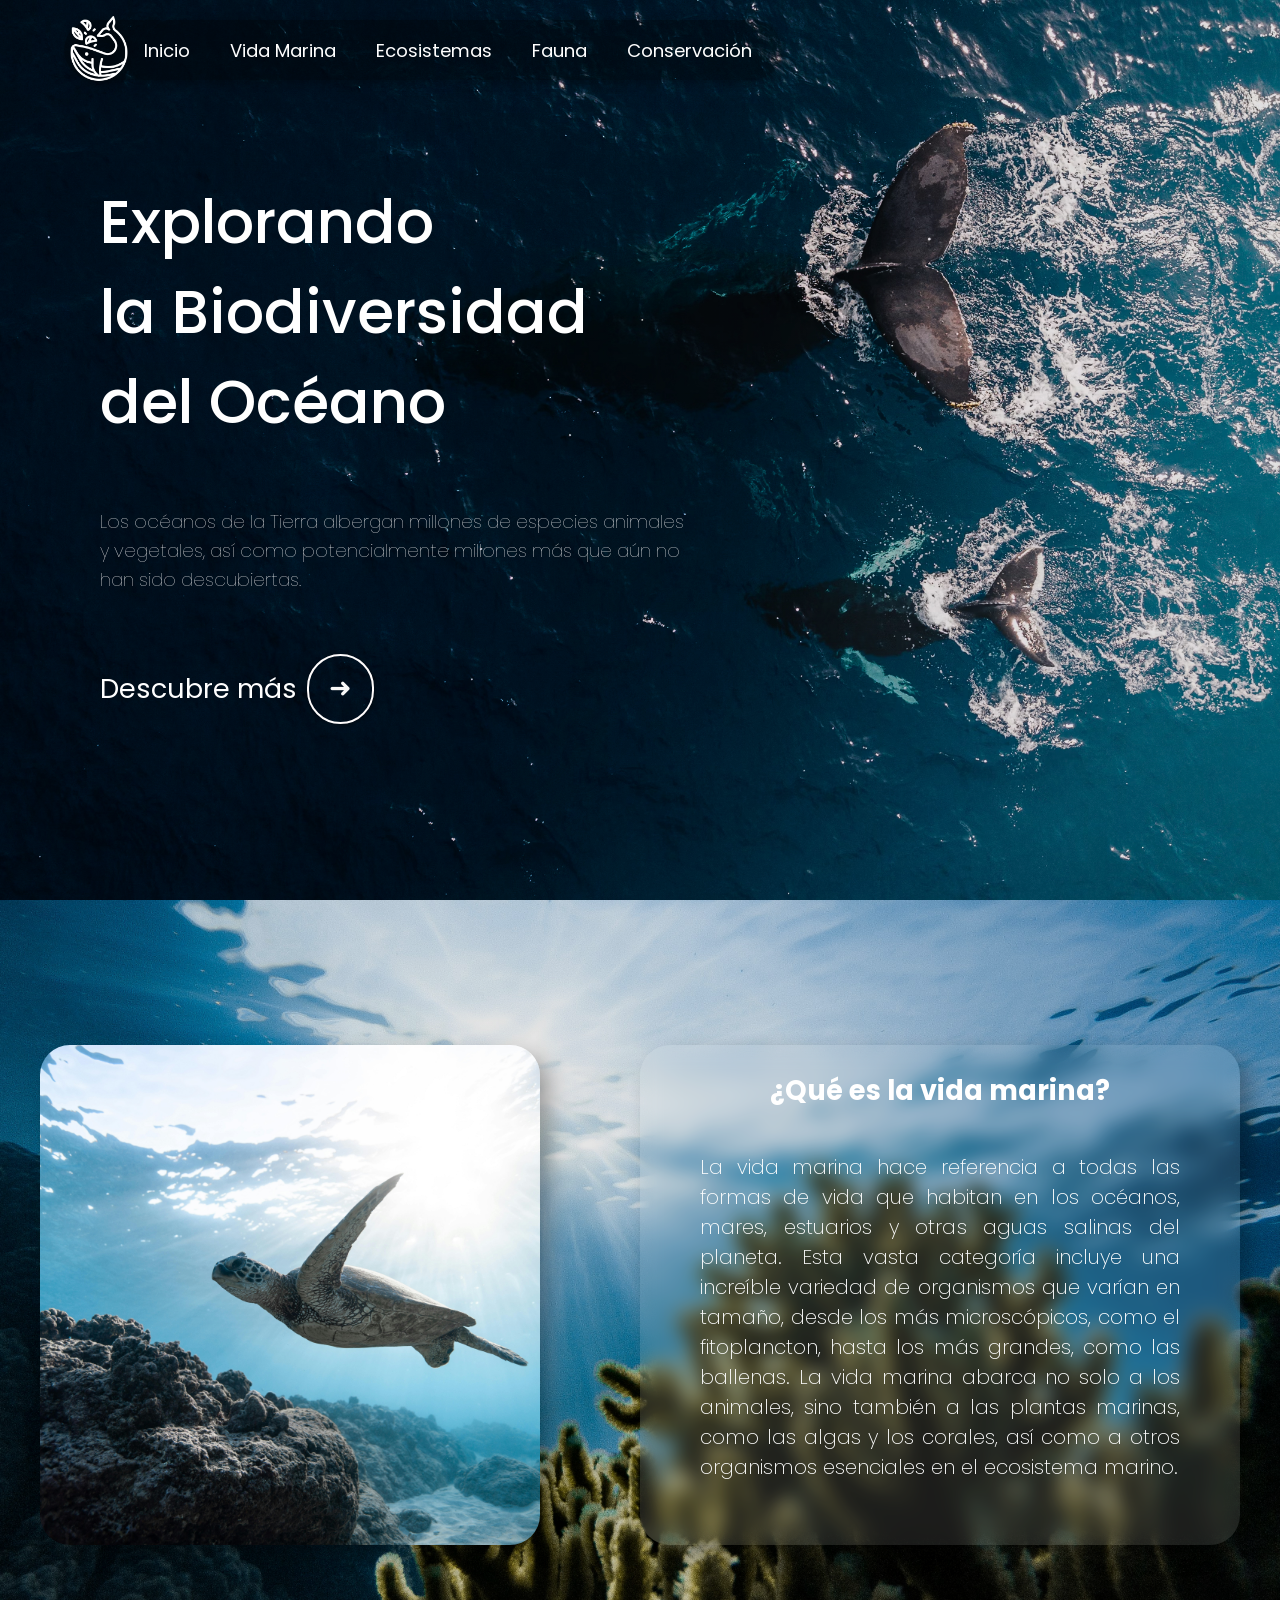
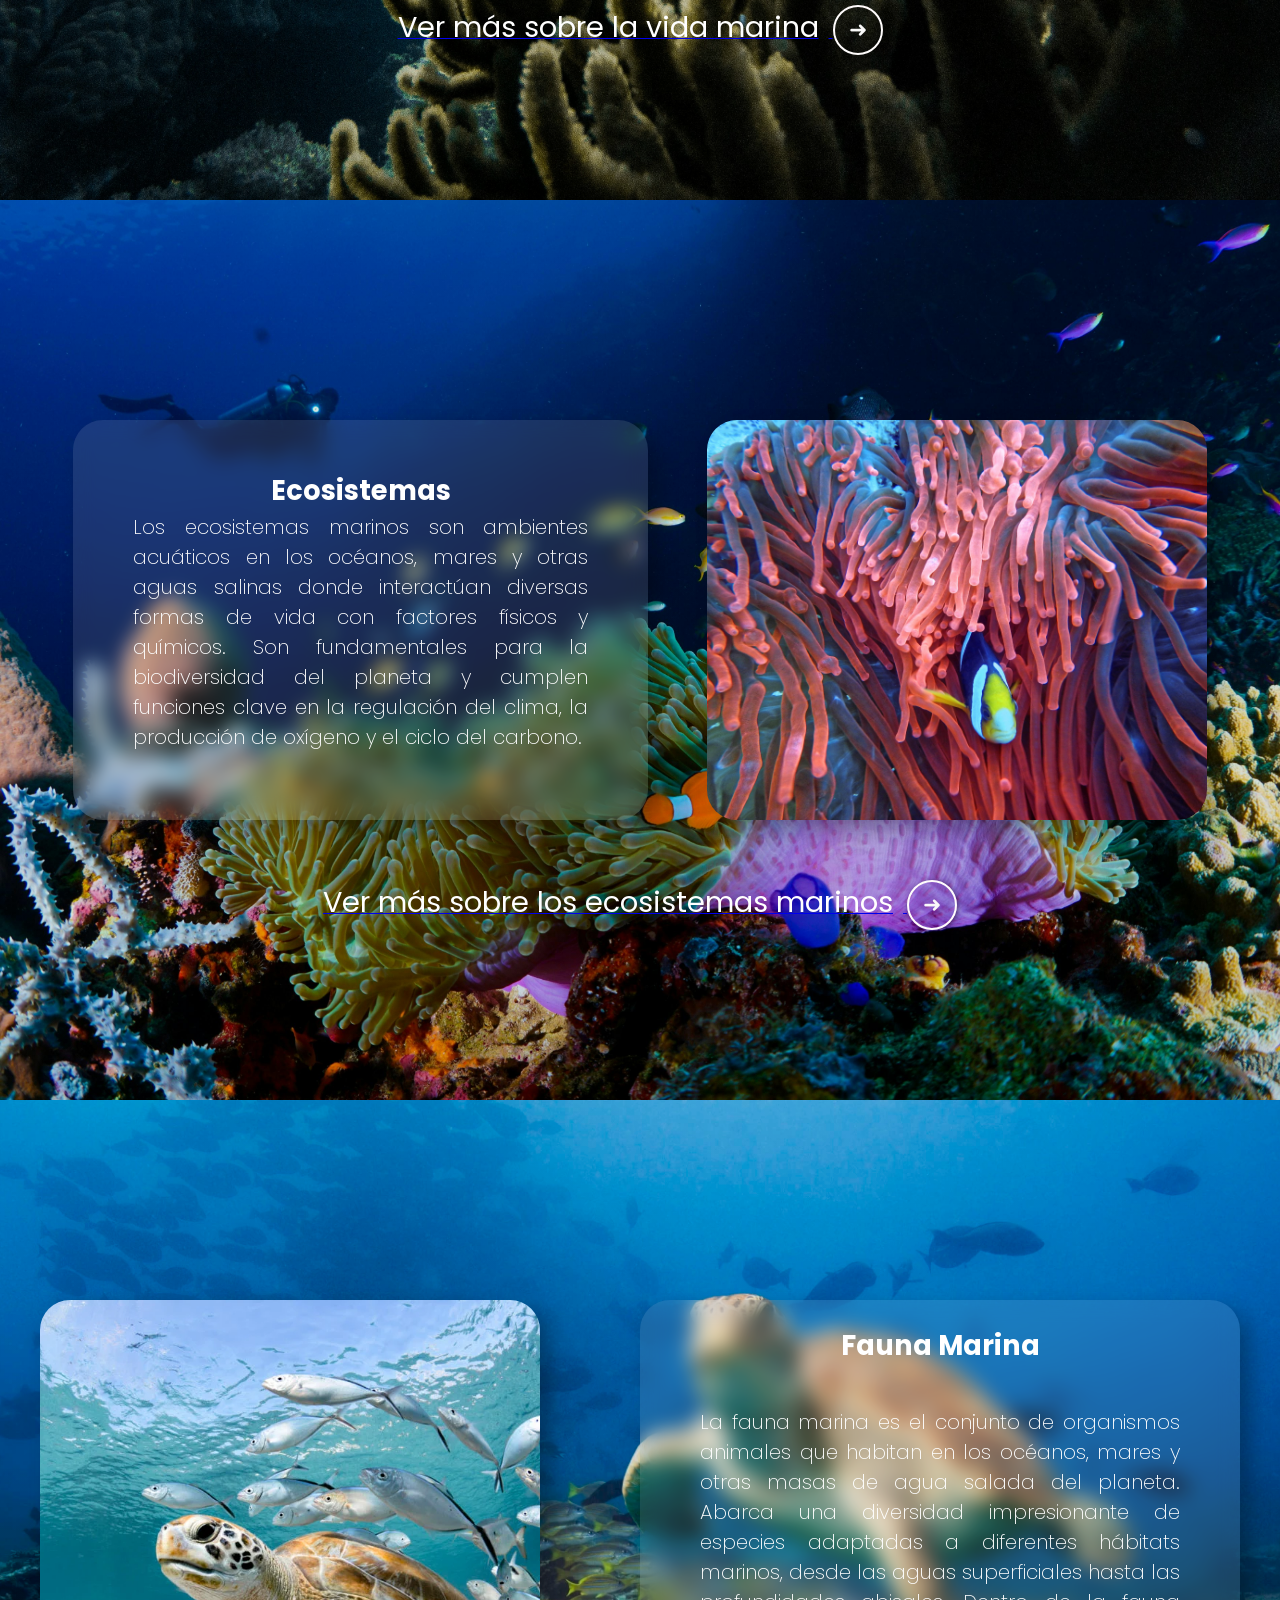
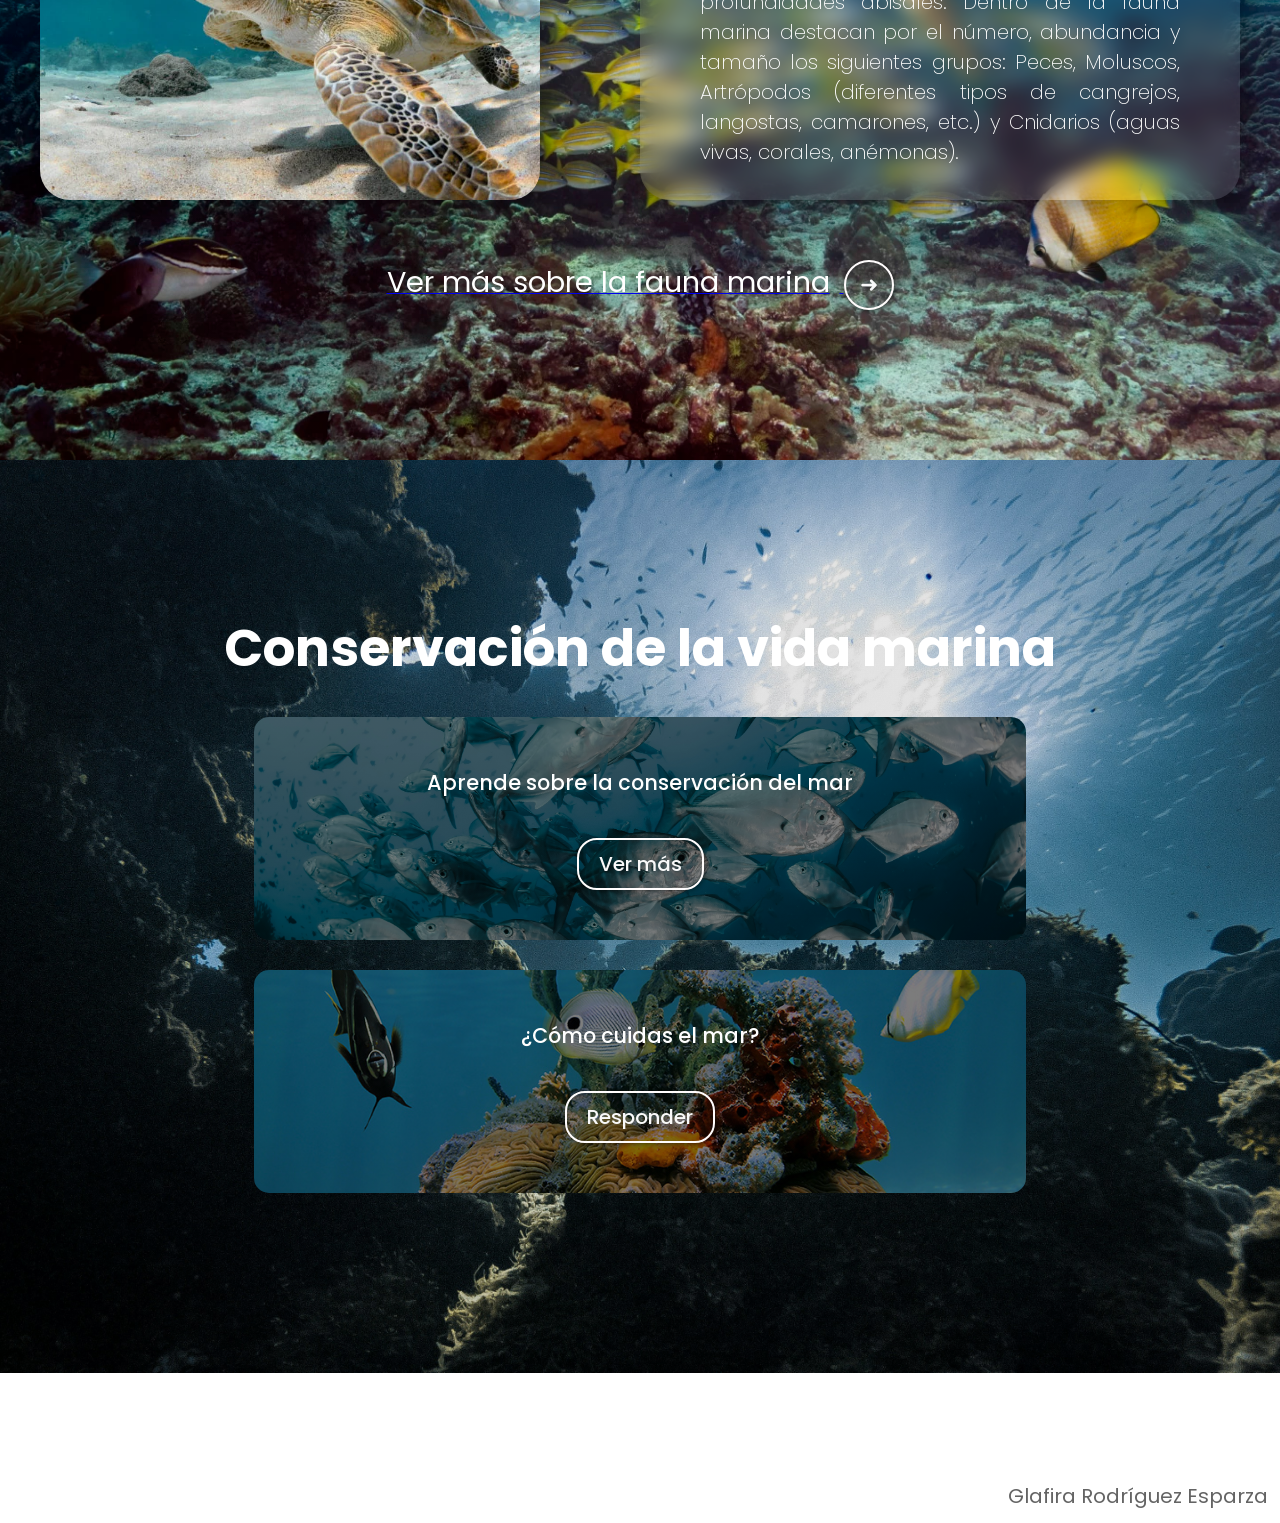
<file: index.html>
<!DOCTYPE html>
<html lang="en">
<head>
    <meta charset="UTF-8">
    <meta name="viewport" content="width=device-width, initial-scale=1.0">
    <title>Proyecto Integrador</title>
    <link  rel="stylesheet" type="text/css" href="css/proyecto.css">
  
</head>
<body>

  <header class="header">
    <div class="logo">
        <img src="img/icono.png" alt="Logo Vida Marina">
    </div>
    <nav>
       <ul class="nav-links">
            <li><a href="#seccion1">Inicio</a></li>
            <li><a href="#seccion2">Vida Marina</a></li>
            <li><a href="#ecosistemas">Ecosistemas</a></li>
            <li><a href="#fauna">Fauna</a></li>
            <li><a href="#seccion3">Conservación</a></li>
       </ul>            
    </nav>
</header>


  <section id="seccion1">
    <div class="containter">
      <div class="texto">
      <h1>Explorando <br>la Biodiversidad<br> del Océano</h1>
      <p class="parrafo">Los océanos de la Tierra albergan millones de especies 
        animales y vegetales, así como potencialmente millones más que aún no han sido 
        descubiertas.</p>

        <a href="#seccion2" class="discover-link">
          <span class="discover-text">Descubre más</span>
          <button id="flecha">➜</button>
        </a>
    </div>
  </div>
  
   
  </section>
</div>

  <section id="seccion2">
    
    <div class="container">
      <div class="img-container"></div>
        <div class="texto">
              <h2>¿Qué es la vida marina?</h2>
          
            <p>
              La vida marina hace referencia a todas las formas de vida que habitan en los océanos, mares, estuarios y otras aguas salinas del planeta. Esta vasta categoría incluye una increíble variedad de organismos que varían en tamaño, desde los más microscópicos, como el fitoplancton, hasta los más grandes, como las ballenas. La vida marina abarca no solo a los animales, sino también a las plantas marinas, como las algas y los corales, así como a otros organismos esenciales en el ecosistema marino.
            </p>

        </div>
      </div>  
    </div>    
    <a href="vidamarina.html">
      <span class="discover-text">Ver más sobre la vida marina</span>
      <button id="flecha">➜</button>
    </a>
  </section>

  <section id="ecosistemas">
    <div class="container-reverse">
        <div class="img-container2"></div>
          <div class="texto2">
                <h2>Ecosistemas</h2>
            
              <p>
                Los ecosistemas marinos son ambientes acuáticos en los océanos, mares y otras aguas salinas donde interactúan diversas formas de vida con factores físicos y químicos. Son fundamentales para la biodiversidad del planeta y cumplen funciones clave en la regulación del clima, la producción de oxígeno y el ciclo del carbono.
              </p>
          </div>
        </div>
    </div>
    <a href="ecosistemas.html">
      <span class="discover-text">Ver más sobre los ecosistemas marinos</span>
      <button id="flecha">➜</button>
    </a>
  </section>  

  <section id="fauna">
    
    <div class="container">
      <div class="img-container"></div>
        <div class="texto">
              <h2>Fauna Marina</h2>
          
            <p>La fauna marina es el conjunto de organismos animales que habitan en los océanos, mares y otras masas de agua salada del planeta. Abarca una diversidad impresionante de especies adaptadas a diferentes hábitats marinos, desde las aguas superficiales hasta las profundidades abisales.
              Dentro de la fauna marina destacan por el número, abundancia y tamaño los siguientes grupos: Peces, Moluscos, Artrópodos (diferentes tipos de cangrejos, langostas, camarones, etc.) y Cnidarios (aguas vivas, corales, anémonas).
            </p>

        </div>
      </div>  
    </div>    
    <a href="fauna.html">
      <span class="discover-text">Ver más sobre la fauna marina</span>
      <button id="flecha">➜</button>
    </a>
  </section>

  

  <section id="seccion3">
    <div class="container">
      <h2>Conservación de la vida marina</h2>

      <div class="carta">
        <h3>Aprende sobre la conservación del mar</h3>

        <a href="conservacion.html">
        <button>Ver más</button>
        </a>
      </div>

      <div class="carta">
        <h3>¿Cómo cuidas el mar?</h3>

          <a href="cuestionario.html">
            <button>Responder</button>
            </a>
    </div>


</div>
  </section>

  <footer>
    <div class="container">
      <p>Glafira Rodríguez Esparza</p>
    </div>
    
  </footer>
    
</body>
</html>
</file>
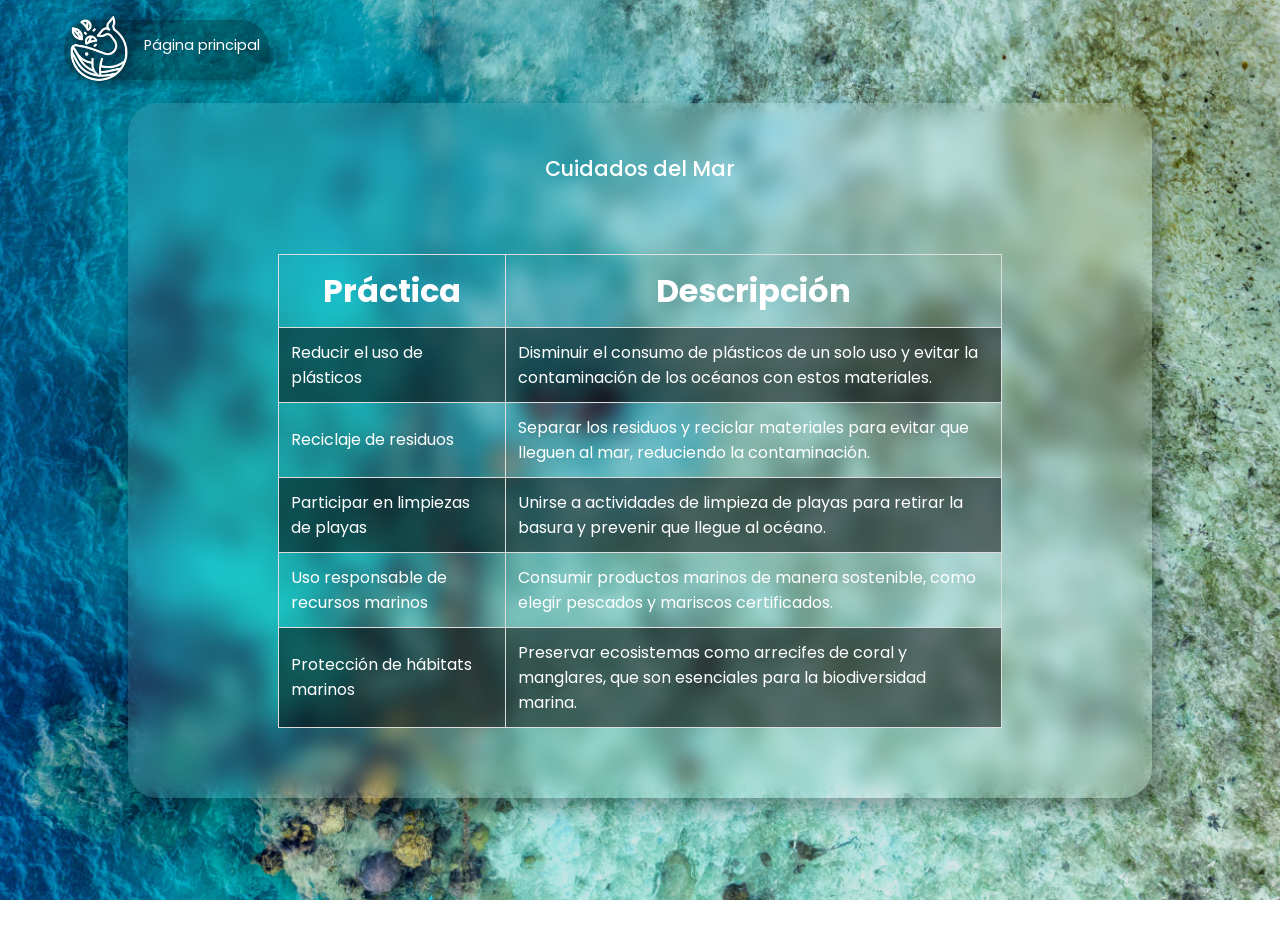
<file: conservacion.html>
<!DOCTYPE html>
<html lang="en">
<head>
    <meta charset="UTF-8">
    <meta name="viewport" content="width=device-width, initial-scale=1.0">
    <title>Cuidados del mar</title>
    <link  rel="stylesheet" type="text/css" href="css/conservacion.css">
  
</head>
<body>

    <header class="header">
        <div class="logo">
            <img src="img/icono.png" alt="Logo Vida Marina">
        </div>
        <nav>
           <ul class="nav-links">
                <li><a href="index.html">Página principal</a></li>
           </ul>            
        </nav>
    </header>

  <section id="seccion3">
    <div class="containter">
        <div class="img-container">
            <div class="texto">
                <h3>Cuidados del Mar</h3>
                <br><br>
                <table>
                    <tr>
                        <th>Práctica</th>
                        <th>Descripción</th>
                    </tr>
                    <tr>
                        <td>Reducir el uso de plásticos</td>
                        <td>Disminuir el consumo de plásticos de un solo uso y evitar la contaminación de los océanos con estos materiales.</td>
                    </tr>
                    <tr>
                        <td>Reciclaje de residuos</td>
                        <td>Separar los residuos y reciclar materiales para evitar que lleguen al mar, reduciendo la contaminación.</td>
                    </tr>
                    <tr>
                        <td>Participar en limpiezas de playas</td>
                        <td>Unirse a actividades de limpieza de playas para retirar la basura y prevenir que llegue al océano.</td>
                    </tr>
                    <tr>
                        <td>Uso responsable de recursos marinos</td>
                        <td>Consumir productos marinos de manera sostenible, como elegir pescados y mariscos certificados.</td>
                    </tr>
                    <tr>
                        <td>Protección de hábitats marinos</td>
                        <td>Preservar ecosistemas como arrecifes de coral y manglares, que son esenciales para la biodiversidad marina.</td>
                    </tr>
                </table>
                </div>
                
            </div>
        </div>
    </div>
  </section>
  

</body>
</html>
</file>
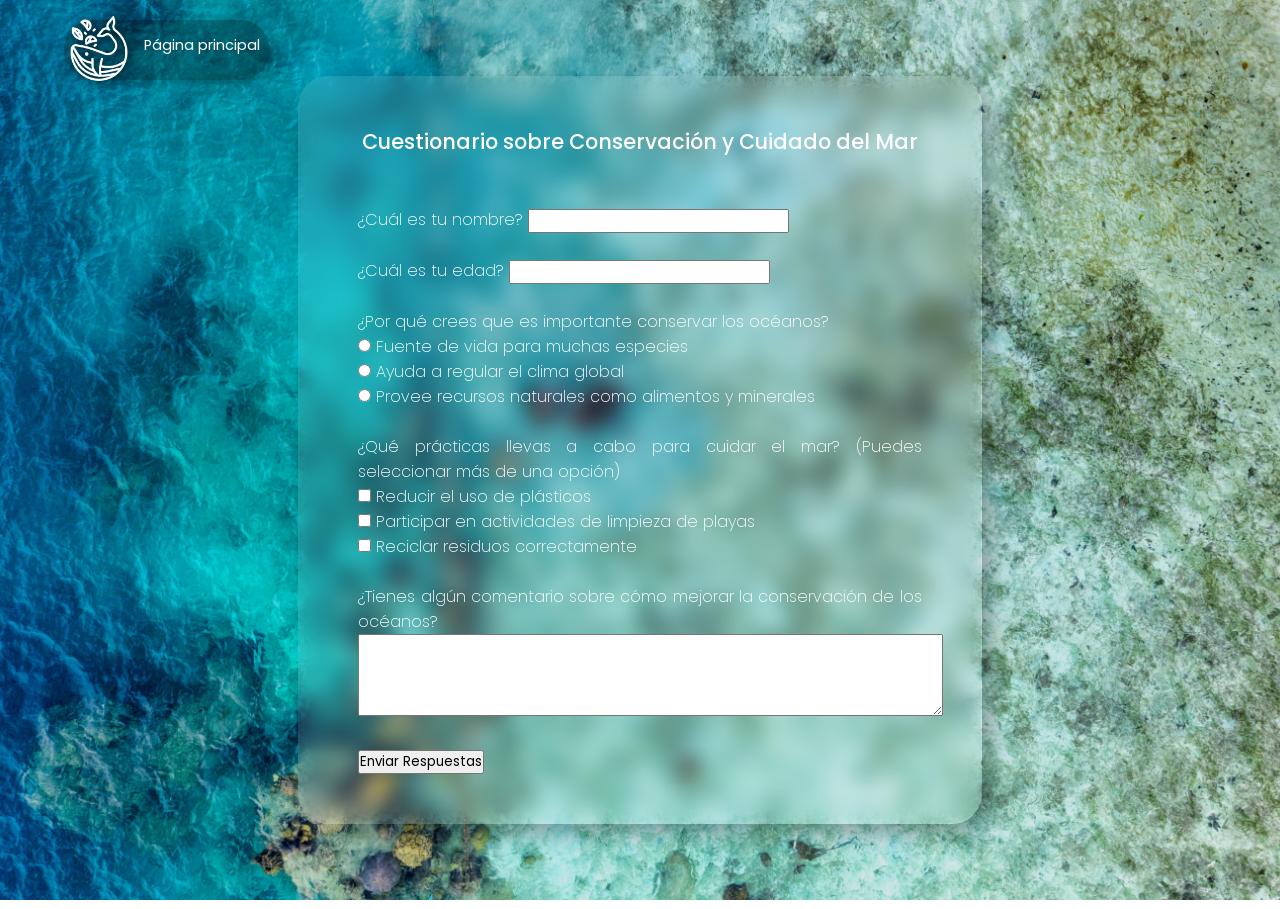
<file: cuestionario.html>
<!DOCTYPE html>
<html lang="en">
<head>
    <meta charset="UTF-8">
    <meta name="viewport" content="width=device-width, initial-scale=1.0">
    <title>Cuestionario</title>
    <link  rel="stylesheet" type="text/css" href="css/conservacion.css">
  
</head>
<body>

    <header class="header">
        <div class="logo">
            <img src="img/icono.png" alt="Logo Vida Marina">
        </div>
        <nav>
           <ul class="nav-links">
                <li><a href="index.html">Página principal</a></li>
           </ul>            
        </nav>
    </header>

  <section id="seccion3">
    <div class="containter">
        <div class="img-container">
            <div class="texto">
                <h3>Cuestionario sobre Conservación y Cuidado del Mar</h3>
                <br><br>

                <form action="#" method="POST">
                    <!-- Nombre del participante -->
                    <label for="nombre">¿Cuál es tu nombre?</label>
                    <input type="text" id="nombre" name="nombre" required><br><br>
            
                    <!-- Edad del participante -->
                    <label for="edad">¿Cuál es tu edad?</label>
                    <input type="number" id="edad" name="edad" min="0" required><br><br>
            
                    <!-- Pregunta de opción múltiple sobre la importancia de los océanos -->
                    <label for="importancia">¿Por qué crees que es importante conservar los océanos?</label><br>
                    <input type="radio" id="importancia1" name="importancia" value="Fuente de vida">
                    <label for="importancia1">Fuente de vida para muchas especies</label><br>
                    <input type="radio" id="importancia2" name="importancia" value="Regula el clima">
                    <label for="importancia2">Ayuda a regular el clima global</label><br>
                    <input type="radio" id="importancia3" name="importancia" value="Recursos naturales">
                    <label for="importancia3">Provee recursos naturales como alimentos y minerales</label><br><br>
            
                    <!-- Casillas de verificación sobre hábitos responsables -->
                    <label for="habitos">¿Qué prácticas llevas a cabo para cuidar el mar? (Puedes seleccionar más de una opción)</label><br>
                    <input type="checkbox" id="reducirPlastico" name="habitos" value="Reducir plásticos">
                    <label for="reducirPlastico">Reducir el uso de plásticos</label><br>
                    <input type="checkbox" id="limpiezaPlayas" name="habitos" value="Participar en limpieza de playas">
                    <label for="limpiezaPlayas">Participar en actividades de limpieza de playas</label><br>
                    <input type="checkbox" id="reciclaje" name="habitos" value="Reciclar residuos">
                    <label for="reciclaje">Reciclar residuos correctamente</label><br><br>
            
                    <!-- Comentarios sobre la conservación -->
                    <label for="comentarios">¿Tienes algún comentario sobre cómo mejorar la conservación de los océanos?</label><br>
                    <textarea id="comentarios" name="comentarios" rows="4" cols="50"></textarea><br><br>
            
                    <!-- Botón de envío -->
                    <input type="submit" value="Enviar Respuestas">
                </form>
            

                </div>
                
            </div>
        </div>
    </div>
  </section>
  

</body>
</html>
</file>
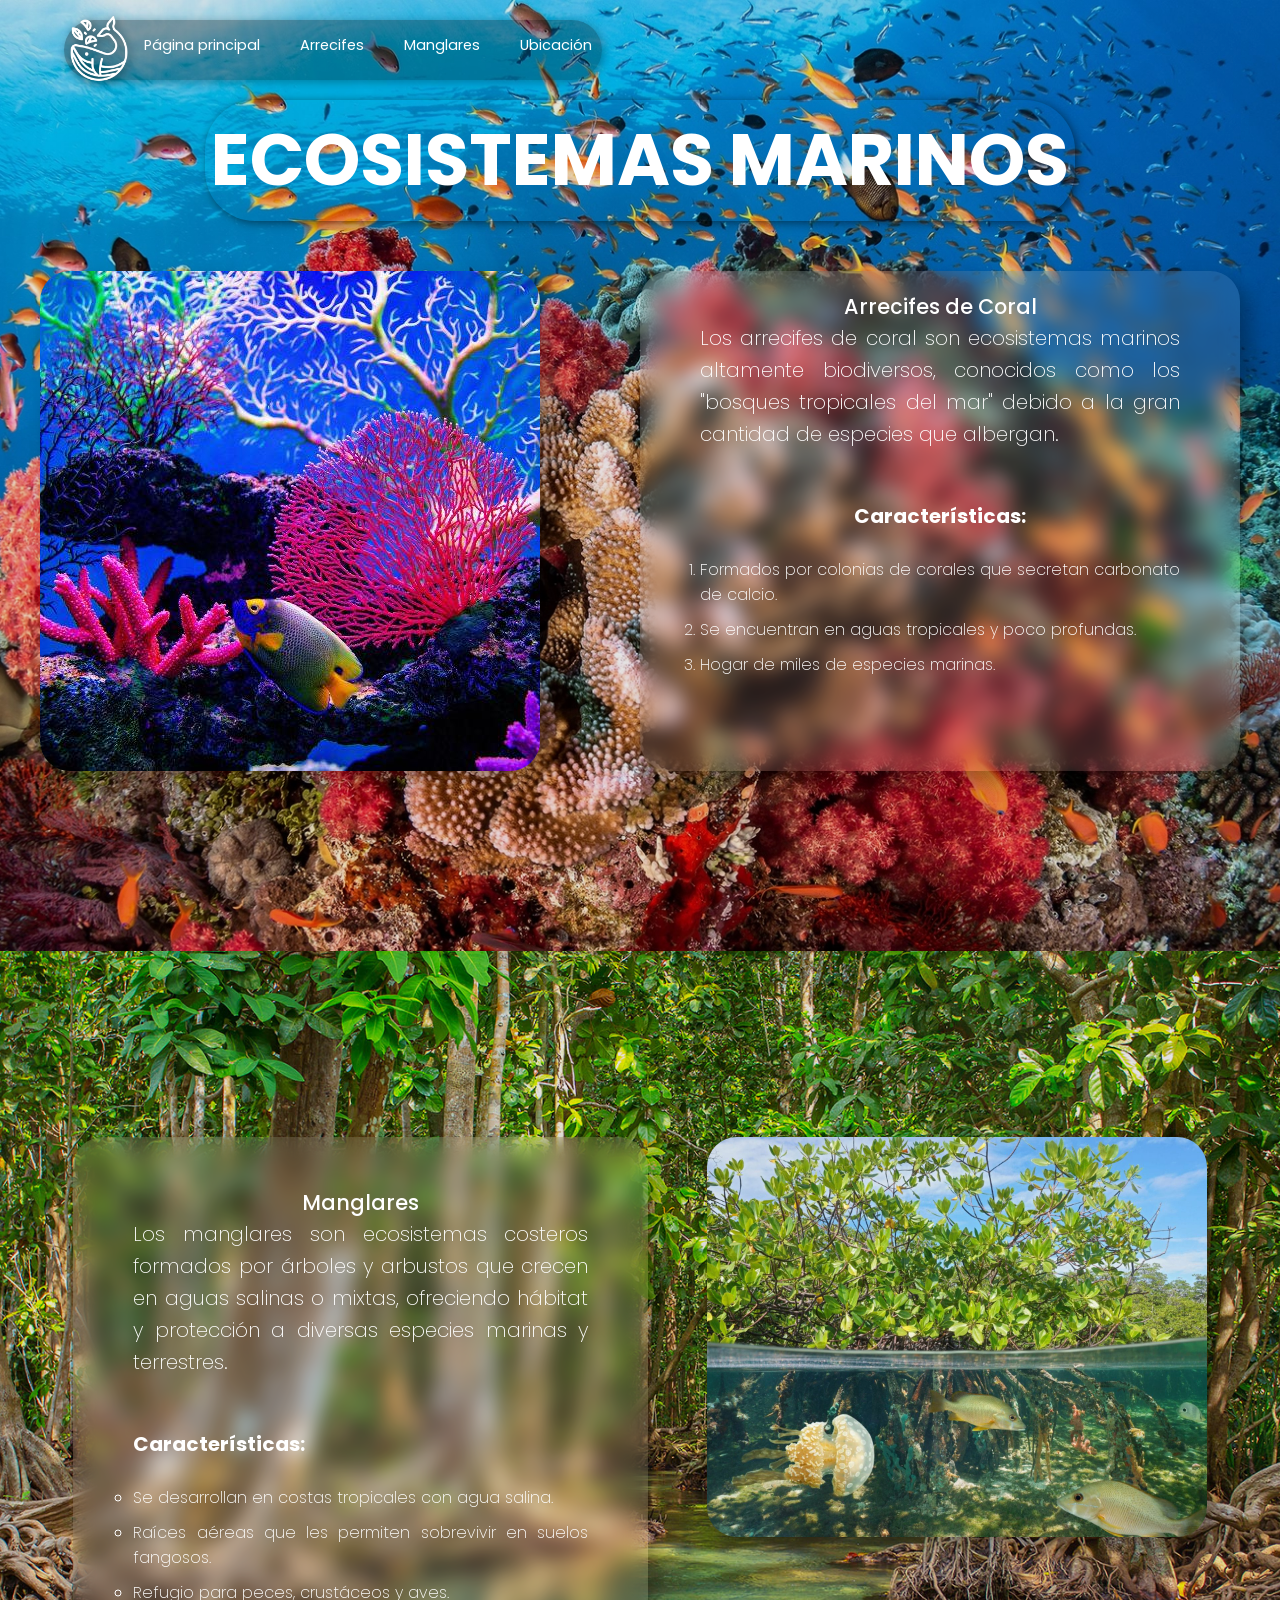
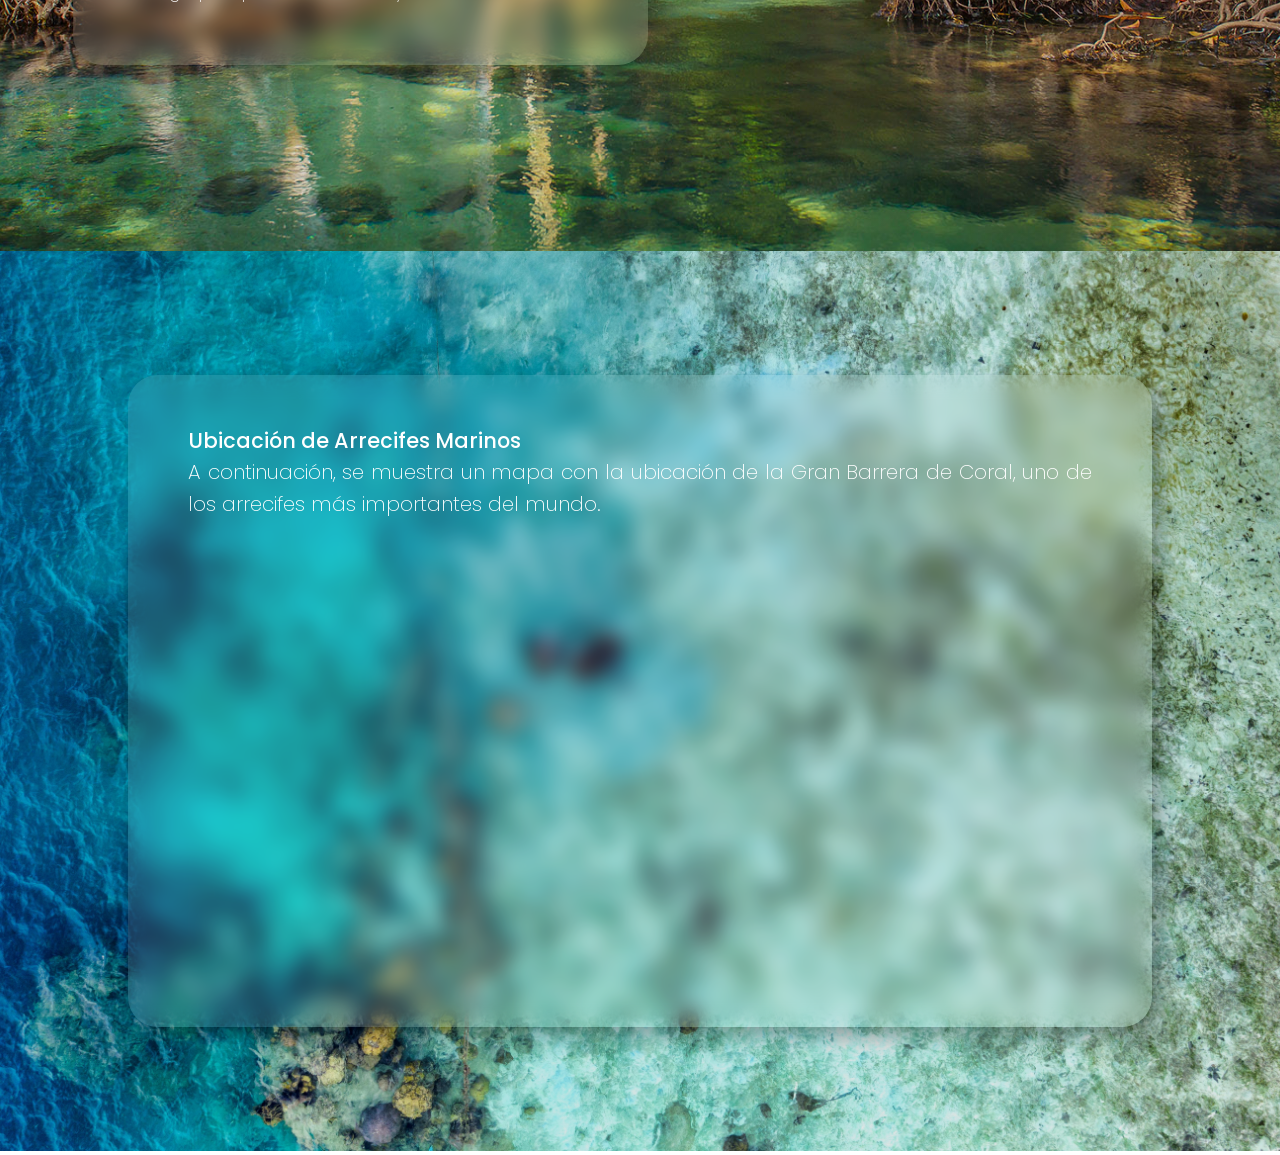
<file: ecosistemas.html>
<!DOCTYPE html>
<html lang="en">
<head>
    <meta charset="UTF-8">
    <meta name="viewport" content="width=device-width, initial-scale=1.0">
    <title>Ecosistemas</title>
    <link  rel="stylesheet" type="text/css" href="css/ecosistemas.css">
  
</head>
<body>

    <header class="header">
        <div class="logo">
            <img src="img/icono.png" alt="Logo Vida Marina">
        </div>
        <nav>
           <ul class="nav-links">
                <li><a href="index.html">Página principal</a></li>
                <li><a href="#seccion1">Arrecifes</a></li>
                <li><a href="#seccion2">Manglares</a></li>
                <li><a href="#seccion3">Ubicación</a></li>
           </ul>            
        </nav>
    </header>

    <section id="seccion1">
        <h1 class="ecosistemas"> ECOSISTEMAS MARINOS </h1>
        <div class="container">
            <div class="img-container"></div>
              <div class="texto">
                    <h3>Arrecifes de Coral</h3>

                    <p>Los arrecifes de coral son ecosistemas marinos altamente biodiversos, conocidos como los "bosques tropicales del mar" debido a la gran cantidad de especies que albergan.
                    
                    </p>
                    <br><br>
                    <p><strong>Características:</strong></p>
                        <br>
                        <ol>
                            <li>Formados por colonias de corales que secretan carbonato de calcio.</li>
                            <li>Se encuentran en aguas tropicales y poco profundas.</li>
                            <li>Hogar de miles de especies marinas.</li>
                        </ol>
                </div>
            </div>  
          </div> 
    </section>

  <section id="seccion2">
    <div class="container-reverse">
        <div class="img-container2"></div>
          <div class="texto2">
            <h3>Manglares</h3>
            <p>Los manglares son ecosistemas costeros formados por árboles y arbustos que crecen en aguas salinas o mixtas, ofreciendo hábitat y protección a diversas especies marinas y terrestres.</p>
            <br><br>
            <ul>
                <p><strong>Características:</strong></p>
                <br>
                    <ul>
                        <li>Se desarrollan en costas tropicales con agua salina.</li>
                        <li>Raíces aéreas que les permiten sobrevivir en suelos fangosos.</li>
                        <li>Refugio para peces, crustáceos y aves.</li>
                    </ul>
                </li>
          </div>
        </div>
    </div>
  </section>  

  <section id="seccion3">
    <div class="containter">
        <div class="img-container">
            <div class="texto">
                <h3>Ubicación de Arrecifes Marinos</h3>
                <p>A continuación, se muestra un mapa con la ubicación de la Gran Barrera de Coral, uno de los arrecifes más importantes del mundo.</p>
                <div class="map">
                    <iframe 
                    src="https://www.google.com/maps/embed?pb=!1m18!1m12!1m3!1d3687058.334914764!2d144.03270211533826!3d-18.287066201443614!2m3!1f0!2f0!3f0!3m2!1i1024!2i768!4f13.1!3m3!1m2!1s0x6974a40c84e133f5%3A0x8fd8e73d6982a4a7!2sGran%20Barrera%20de%20Coral!5e0!3m2!1ses-419!2smx!4v1709748905645!5m2!1ses-419!2smx" 
                    width="600" 
                    height="450" 
                    style="border:0;" 
                    allowfullscreen="" 
                    loading="lazy" 
                    referrerpolicy="no-referrer-when-downgrade">
                </iframe>
                </div>
                
            </div>
        </div>
    </div>
  </section>
  

</body>
</html>
</file>
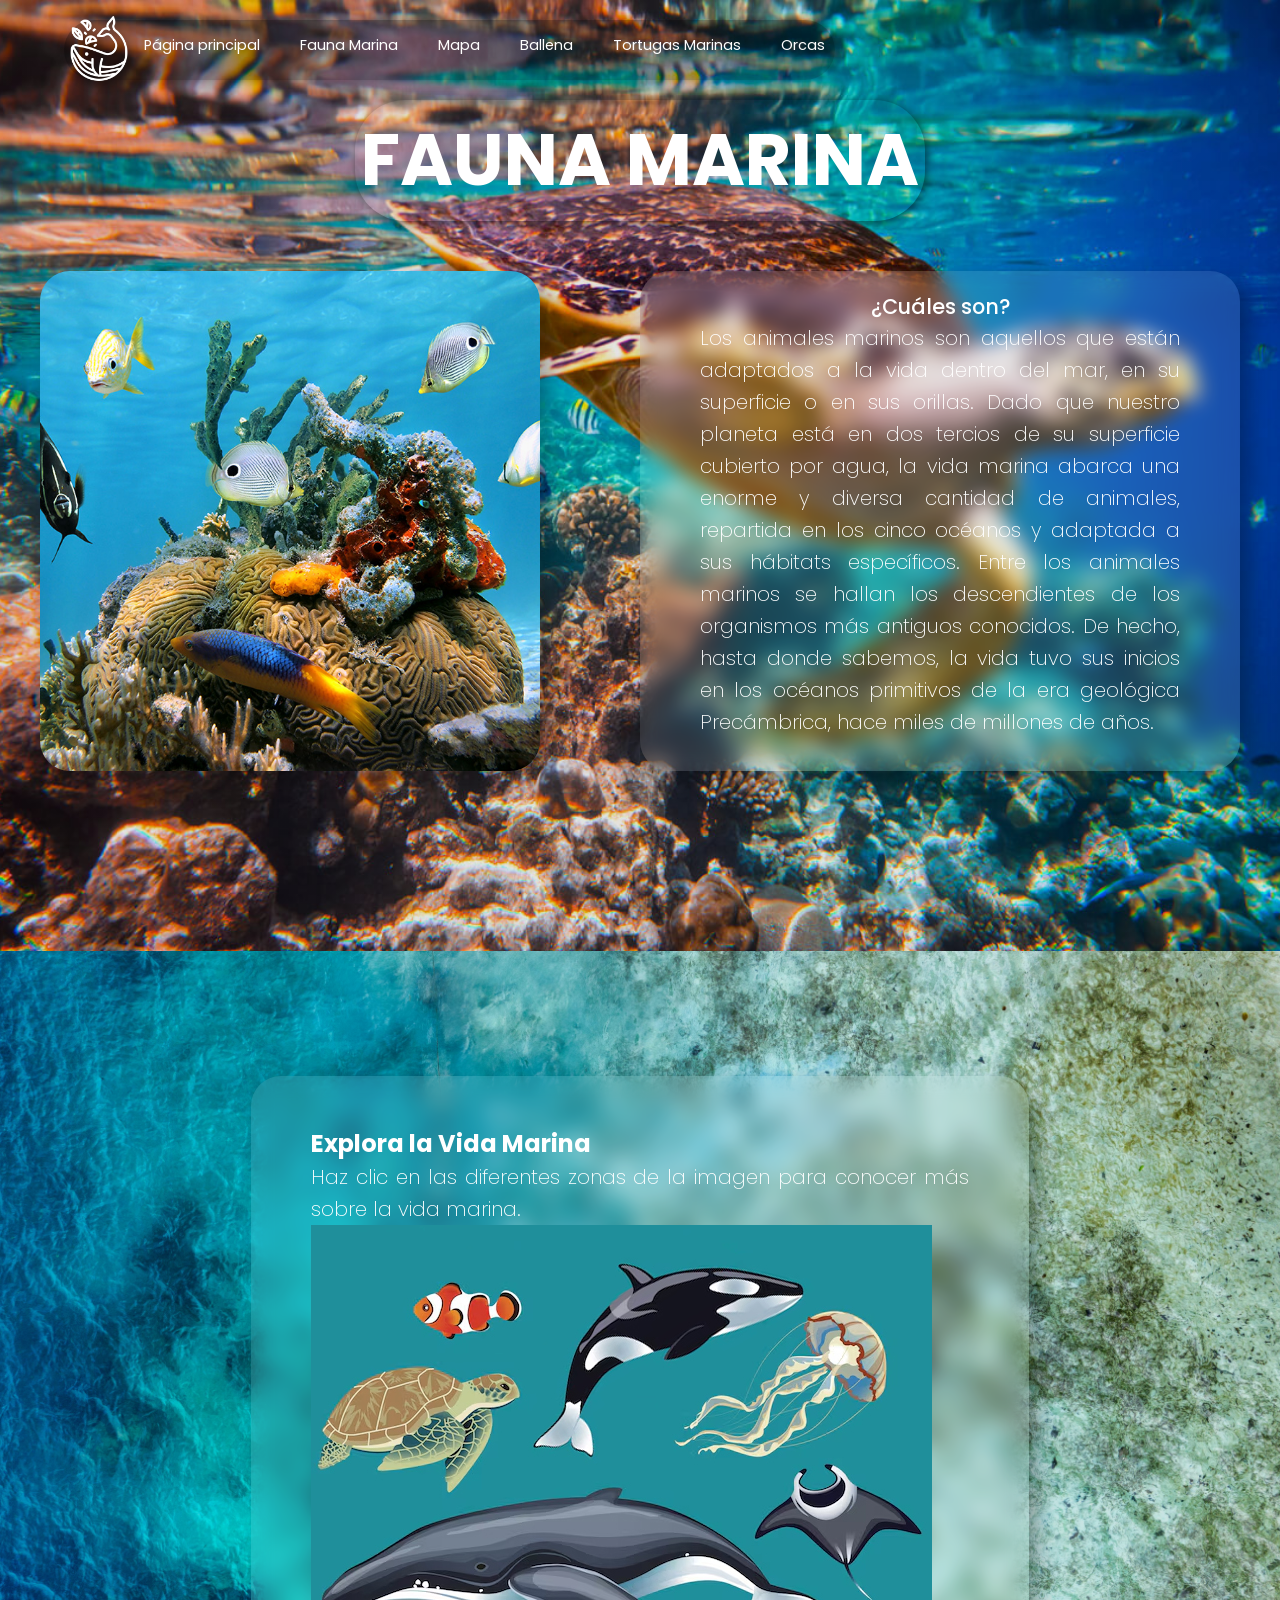
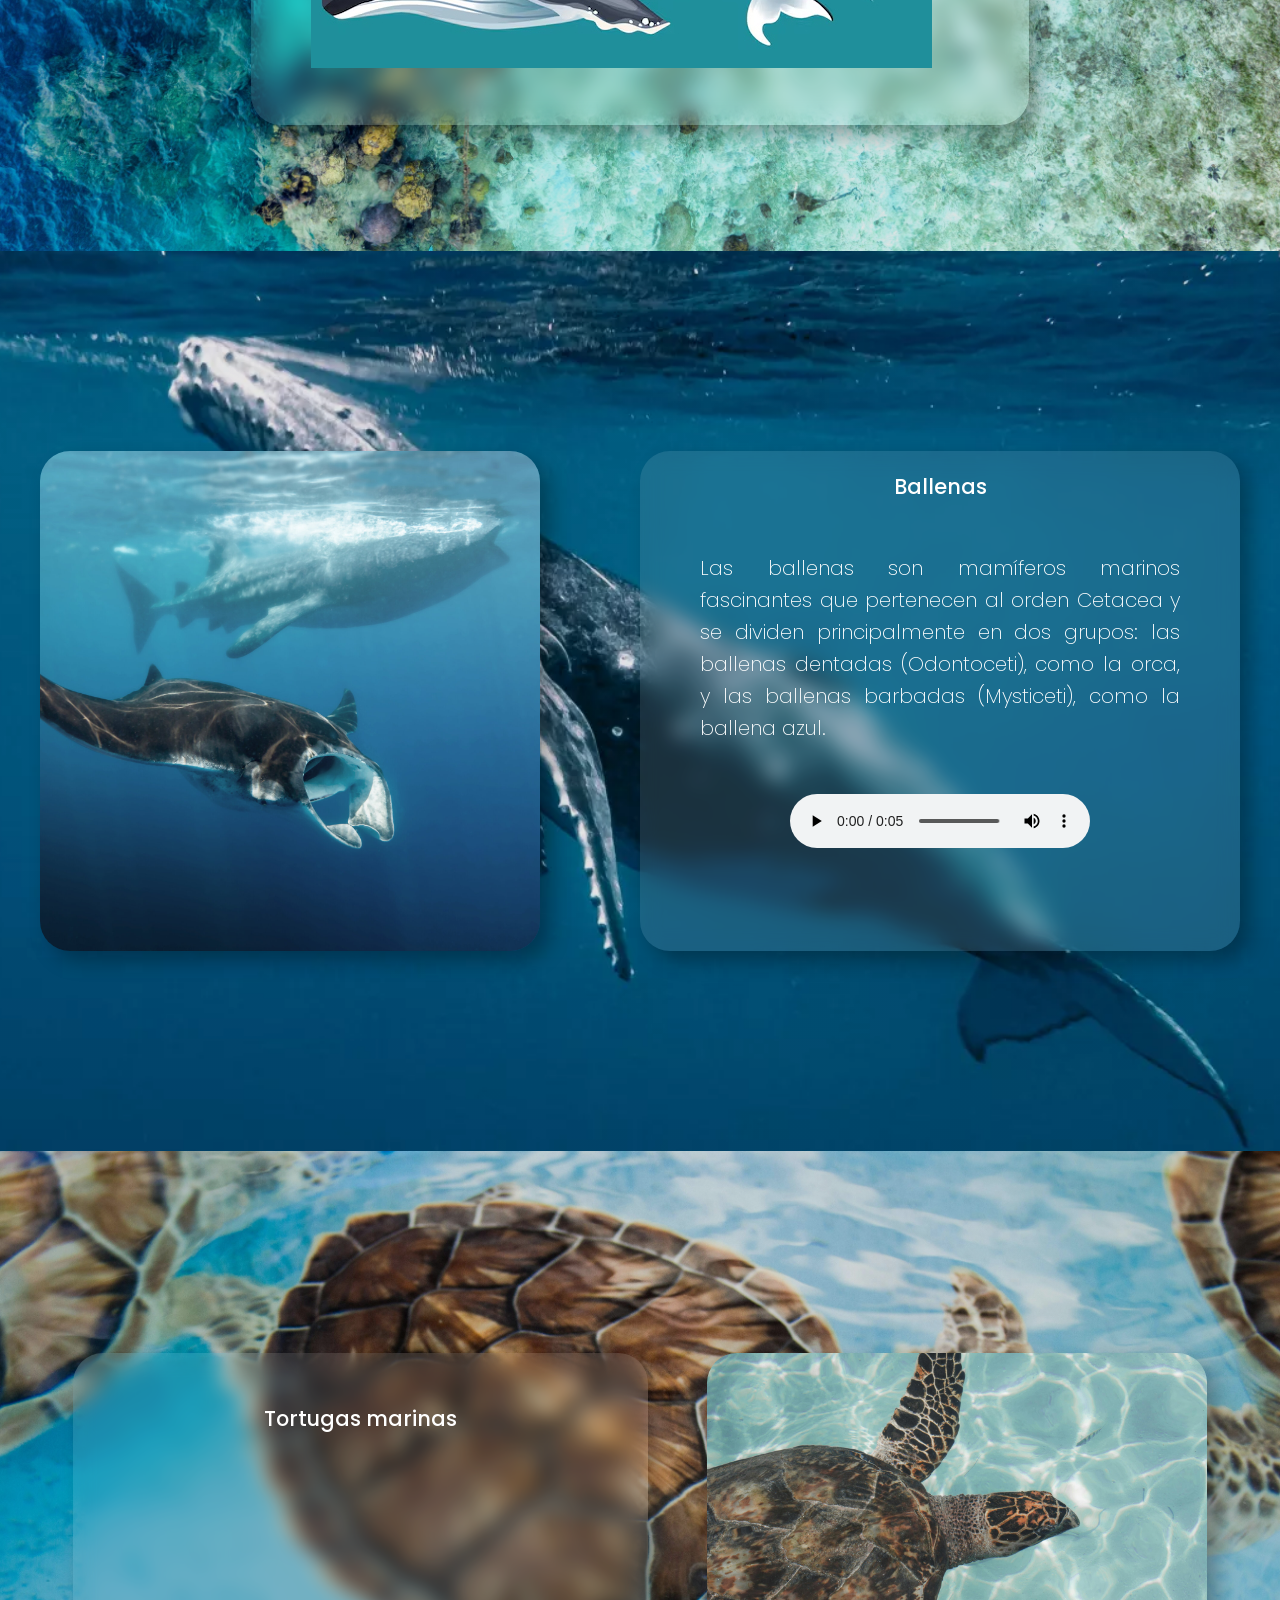
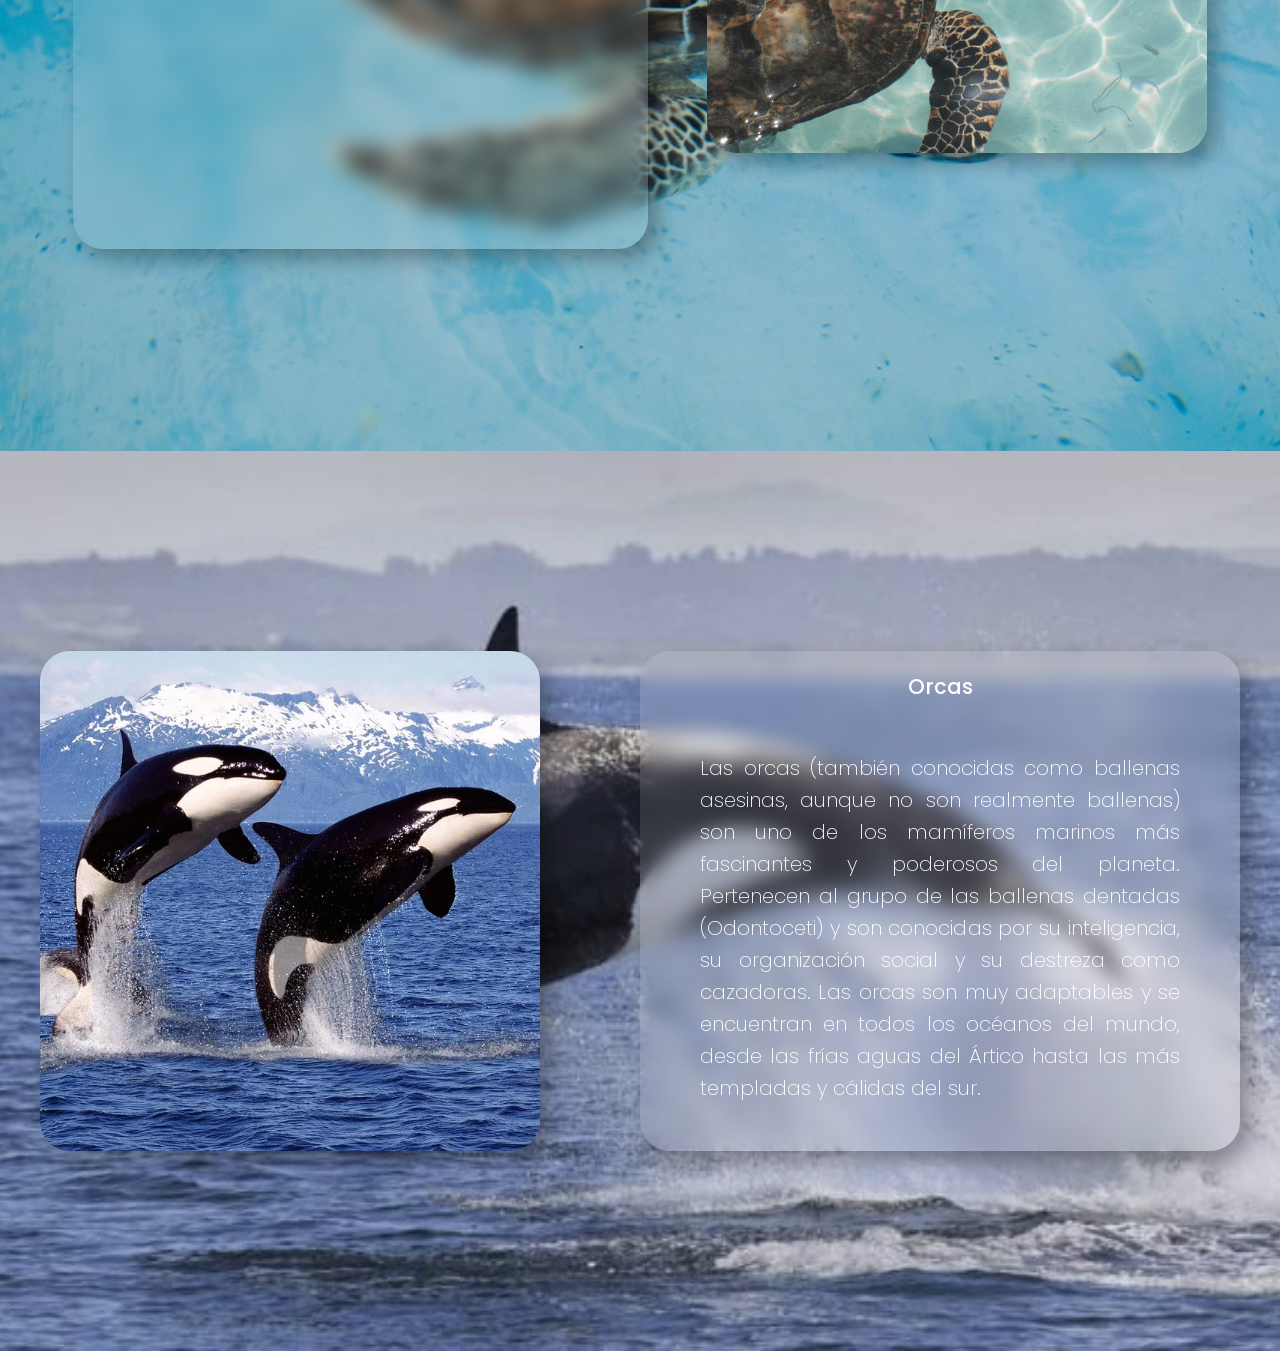
<file: fauna.html>
<!DOCTYPE html>
<html lang="en">
<head>
    <meta charset="UTF-8">
    <meta name="viewport" content="width=device-width, initial-scale=1.0">
    <title>Fauna</title>
    <link  rel="stylesheet" type="text/css" href="css/fauna.css">
  
</head>
<body>

    <header class="header">
        <div class="logo">
            <img src="img/icono.png" alt="Logo Vida Marina">
        </div>
        <nav>
           <ul class="nav-links">
                <li><a href="index.html">Página principal</a></li>
                <li><a href="#seccion1">Fauna Marina</a></li>
                <li><a href="#seccion3">Mapa</a></li>
                <li><a href="#ballena">Ballena</a></li>
                <li><a href="#tortuga">Tortugas Marinas</a></li>
                <li><a href="#orca">Orcas</a></li>
           </ul>            
        </nav>
    </header>

    <section id="seccion1">
        <h1 class="ecosistemas"> FAUNA MARINA </h1>
        <div class="container">
            <div class="img-container"></div>
              <div class="texto">
                    <h3>¿Cuáles son?</h3>

                    <p>Los animales marinos son aquellos que están adaptados a la vida dentro del mar, en su superficie o en sus orillas. Dado que nuestro planeta está en dos tercios de su superficie cubierto por agua, la vida marina abarca una enorme y diversa cantidad de animales, repartida en los cinco océanos y adaptada a sus hábitats específicos.

                        Entre los animales marinos se hallan los descendientes de los organismos más antiguos conocidos. De hecho, hasta donde sabemos, la vida tuvo sus inicios en los océanos primitivos de la era geológica Precámbrica, hace miles de millones de años.
                        
                        </p>

                </div>
            </div>  
          </div> 
    </section>



  <section id="seccion3">
    <div class="containter">
        <div class="img-container">
            <div class="texto">
                <h1>Explora la Vida Marina</h1>
                <p>Haz clic en las diferentes zonas de la imagen para conocer más sobre la vida marina.</p>
                <img src="img/mapa.jpg" usemap="#image-map">

                <map name="image-map">
                    <area target="" alt="ballena" title="ballena" href="#ballena" coords="16,372,50,341,100,311,186,283,291,275,362,293,418,324,454,355,446,369,209,399,43,393,23,393" shape="poly">
                    <area target="" alt="tortuga" title="tortuga" href="#tortuga" coords="12,198,49,145,111,137,157,145,186,147,208,157,208,188,183,226,151,251,140,263,70,243,14,245,6,238,9,227" shape="poly">
                    <area target="" alt="pezpayaso" title="pezpayaso" href="#pezpayaso" coords="104,52,210,114" shape="rect">
                    <area target="" alt="orca" title="orca" href="#orca" coords="222,221,251,164,277,101,309,52,307,40,390,45,456,58,489,73,364,138,298,145,284,234,256,220,241,224" shape="poly">
                    <area target="" alt="medusa" title="medusa" href="#medusa" coords="374,200,407,158,477,111,516,84,553,87,576,111,580,145,573,173,529,203,453,234,399,229,380,228" shape="poly">
                    <area target="" alt="mantaraya" title="mantaraya" href="#mantaraya" coords="442,312,486,246,522,235,586,278,614,306,575,332,564,376" shape="poly">
                </map>
                </div>
                
            </div>
        </div>
    </div>
  </section>

  <section id="ballena">
    <div class="container">
        <div class="img-container"></div>
          <div class="texto">
                <h3>Ballenas</h3>
                <br><br>

                <p>Las ballenas son mamíferos marinos fascinantes que pertenecen al orden Cetacea y se dividen principalmente en dos grupos: las ballenas dentadas (Odontoceti), como la orca, y las ballenas barbadas (Mysticeti), como la ballena azul. 
                </p>

                <br><br>

                <audio controls>
                    <source src="audio/ballenaaudio.mp3" type="audio/mp3">
                    Tu navegador no soporta el elemento de audio.
                </audio>

            </div>
        </div>  
      </div> 
</section>
  
  <section id="tortuga">
    <div class="container-reverse">
        <div class="img-container2"></div>
          <div class="texto2">
            <h3>Tortugas marinas</h3>
            <br><br>
            
            <iframe width="560" height="315" src="https://www.youtube.com/embed/SA3qPhy-yFw" frameborder="0" allow="accelerometer; autoplay; encrypted-media; gyroscope; picture-in-picture" allowfullscreen></iframe>

          </div>
        </div>
    </div>
  </section>  

  <section id="orca">
    <div class="container">
        <div class="img-container"></div>
          <div class="texto">
                <h3>Orcas</h3>
                <br><br>

                <p>Las orcas (también conocidas como ballenas asesinas, aunque no son realmente ballenas) son uno de los mamíferos marinos más fascinantes y poderosos del planeta. Pertenecen al grupo de las ballenas dentadas (Odontoceti) y son conocidas por su inteligencia, su organización social y su destreza como cazadoras. Las orcas son muy adaptables y se encuentran en todos los océanos del mundo, desde las frías aguas del Ártico hasta las más templadas y cálidas del sur.
                </p>

                <br><br>

            </div>
        </div>  
      </div> 
</section>

</body>
</html>
</file>
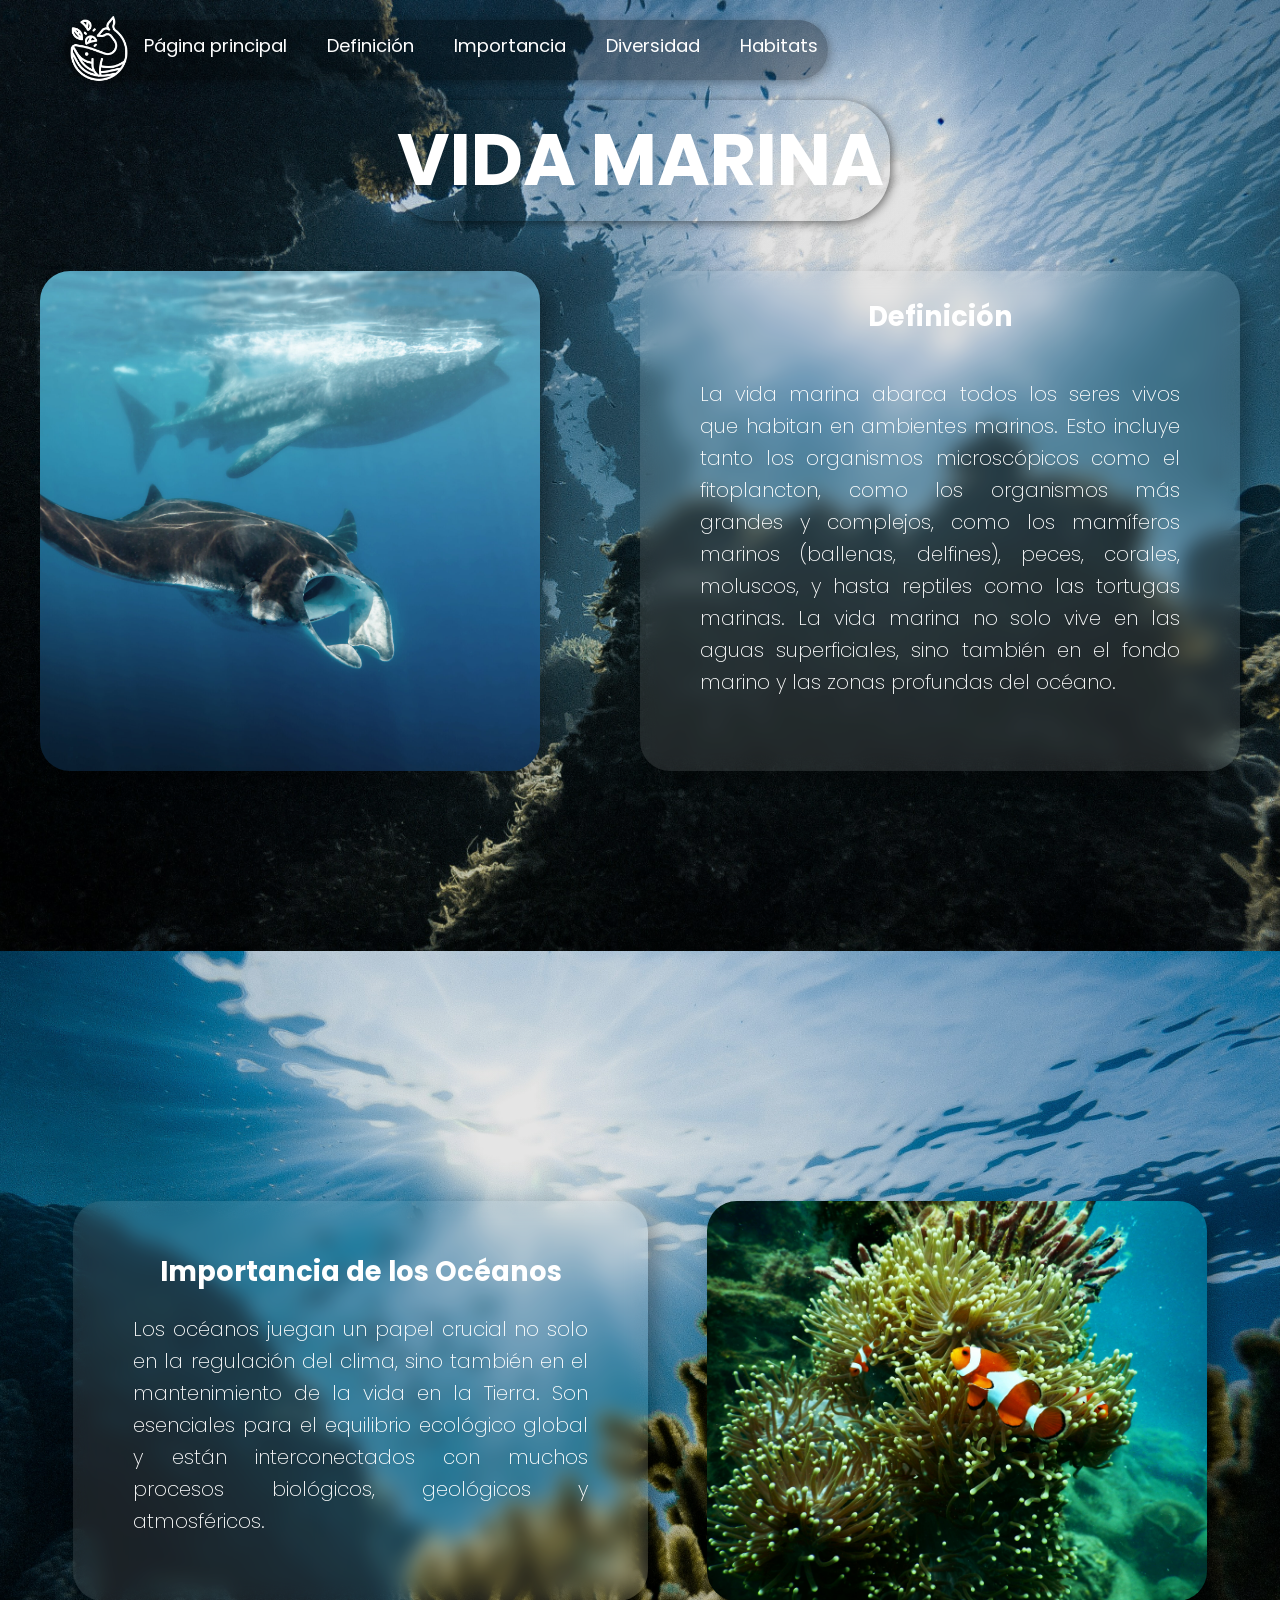
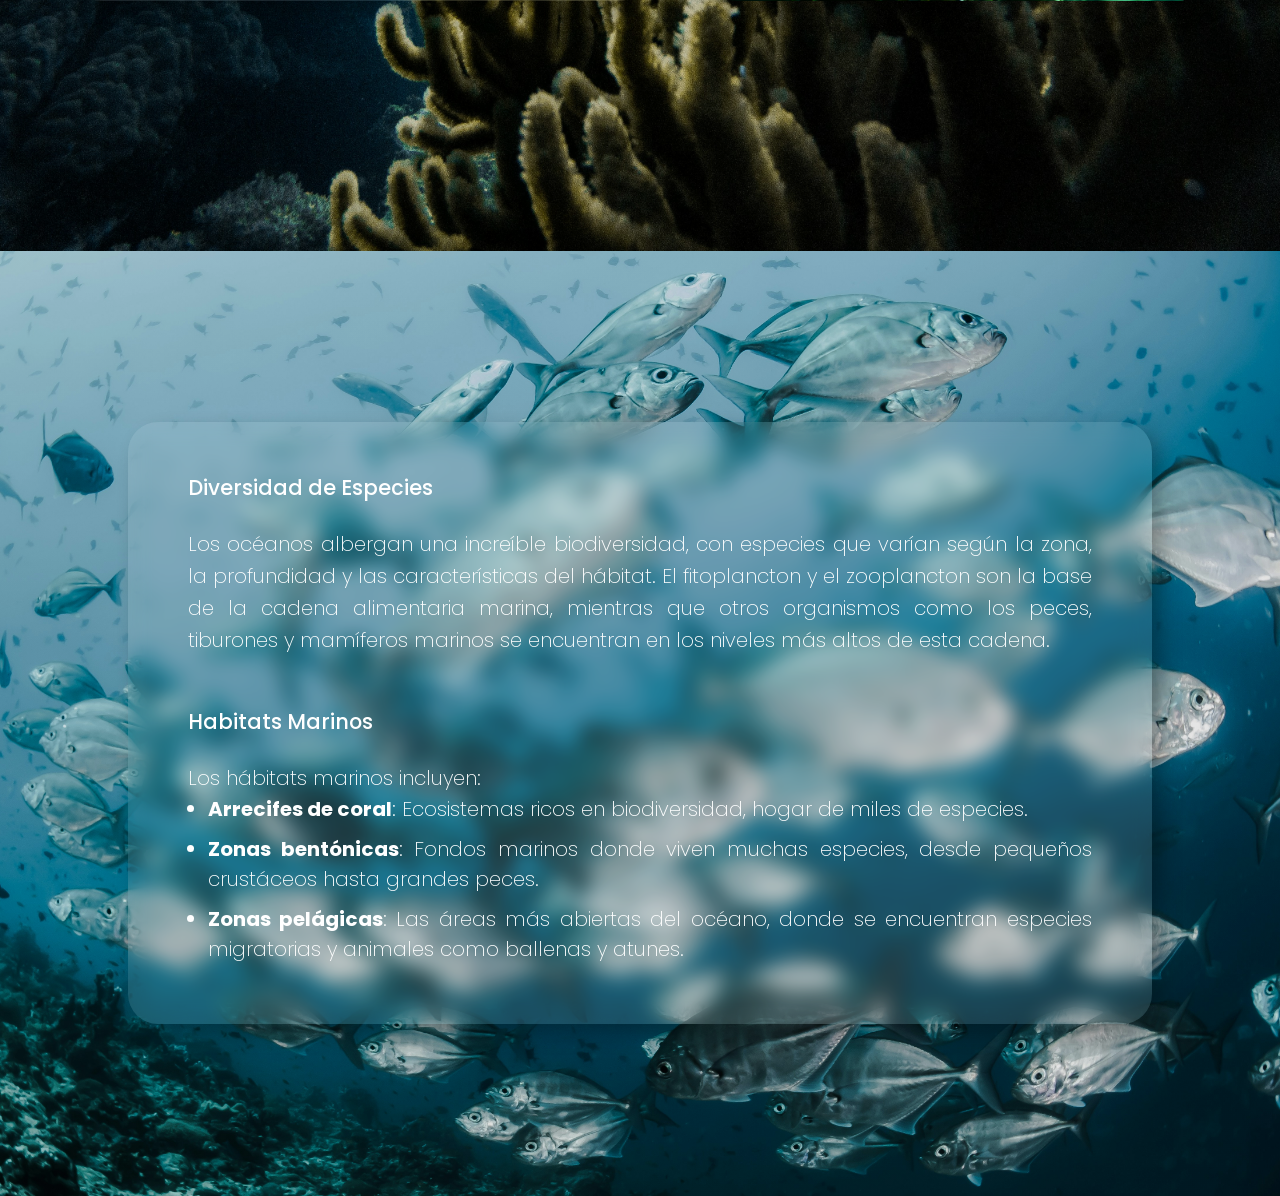
<file: vidamarina.html>
<!DOCTYPE html>
<html lang="en">
<head>
    <meta charset="UTF-8">
    <meta name="viewport" content="width=device-width, initial-scale=1.0">
    <title>Vida Marina</title>
    <link  rel="stylesheet" type="text/css" href="css/vidamarina.css">
  
</head>
<body>

    <header class="header">
        <div class="logo">
            <img src="img/icono.png" alt="Logo Vida Marina">
        </div>
        <nav>
           <ul class="nav-links">
                <li><a href="index.html">Página principal</a></li>
                <li><a href="#seccion1">Definición</a></li>
                <li><a href="#seccion2">Importancia</a></li>
                <li><a href="#seccion3">Diversidad</a></li>
                <li><a href="#seccion3">Habitats</a></li>
           </ul>            
        </nav>
    </header>

    <section id="seccion1">
        <h1 class="vida-marina"> VIDA MARINA </h1>
        <div class="container">
            <div class="img-container"></div>
              <div class="texto">
                    <h2>Definición</h2>

                    <p>La vida marina abarca todos los seres vivos que habitan en ambientes marinos. Esto incluye tanto los organismos microscópicos como el fitoplancton, como los organismos más grandes y complejos, como los mamíferos marinos (ballenas, delfines), peces, corales, moluscos, y hasta reptiles como las tortugas marinas. La vida marina no solo vive en las aguas superficiales, sino también en el fondo marino y las zonas profundas del océano.
                    </p>
              </div>
            </div>  
          </div> 
    </section>

  <section id="seccion2">
    <div class="container-reverse">
        <div class="img-container2"></div>
          <div class="texto2">
                <h2>Importancia de los Océanos</h2>
            
              <p>
                Los océanos juegan un papel crucial no solo en la regulación del clima, sino también en el mantenimiento de la vida en la Tierra. Son esenciales para el equilibrio ecológico global y están interconectados con muchos procesos biológicos, geológicos y atmosféricos.
              </p>
          </div>
        </div>
    </div>
  </section>  

  <section id="seccion3">
    <div class="containter">
        <div class="img-container">
            <div class="texto">
                <h3>Diversidad de Especies</h3>
                <br>
                <p>
                    Los océanos albergan una increíble biodiversidad, con especies que varían según la zona, la profundidad y las características del hábitat. El fitoplancton y el zooplancton son la base de la cadena alimentaria marina, mientras que otros organismos como los peces, tiburones y mamíferos marinos se encuentran en los niveles más altos de esta cadena.
                </p>
                <br><br>
    
                <h3>Habitats Marinos</h3>
                <br>
                <p>Los hábitats marinos incluyen:</p>
                <ul>
                    <li><strong>Arrecifes de coral</strong>: Ecosistemas ricos en biodiversidad, hogar de miles de especies.</li>
                    <li><strong>Zonas bentónicas</strong>: Fondos marinos donde viven muchas especies, desde pequeños crustáceos hasta grandes peces.</li>
                    <li><strong>Zonas pelágicas</strong>: Las áreas más abiertas del océano, donde se encuentran especies migratorias y animales como ballenas y atunes.</li>
                </ul>
            </div>
        </div>
    </div>
  </section>
  

</body>
</html>
</file>
<file: css/proyecto.css>
@import url('https://fonts.googleapis.com/css2?family=Montserrat:wght@100..900&family=Poppins:ital,wght@0,100;0,200;0,300;0,400;0,500;0,600;0,700;0,800;0,900;1,100;1,200;1,300;1,400;1,500;1,600;1,700;1,800;1,900&display=swap');

*{
    box-sizing: border-box;
    margin: 0;
    padding: 0;
    font-family: 'Poppins', sans-serif;
}
a:visited {
    text-decoration: none !important;
}

html{
    scroll-behavior: smooth;
}

body{
    margin: 0;
    font-family:'Times New Roman', Times, serif;
}


h2{ font-size: 1.7rem;}
h3{ font-size: 1.3em; font-weight: 500;}
p{ font-size: 1.25em;}
li {font-size: 1.25em;}

ul {
    list-style: disc;  
    padding-left: 20px; 
}

button{
    margin-top: 40px;
    font-size: 20px;
    background-color: transparent;
    font-weight: 500;
    padding: 9px 20px;
    line-height: 1.5;
    border-radius: 20px;
    border: 2px solid rgb(255, 252, 252);
    color:#f9f9f9;
    box-shadow: 1px 1px 5px rgba(0, 0, 0, 0.5);
}


button:hover {
    color: rgb(255, 255, 255); 
    transform: scale(1.1); 
    transition: transform 0.3s ease-in-out;
}


.container{
    max-width: 1400px;
    margin: auto;

}

.header {
    background: rgba(0, 0, 0, 0.3); /* Fondo oscuro con transparencia */
    font-size: 0.7rem;
    display: flex;
    justify-content: center; /* Centra los elementos */
    align-items: center;
    height: 60px;
    position: fixed;
    width: auto;
    top: 20px;
    left: 5%;
    transform: translateX(0);
    z-index: 1000;
    border-radius: 50px; /* Bordes redondeados */
    box-shadow: 2px 2px 10px rgba(0, 0, 0, 0.3); /* Sombra ligera */
}

.header .logo {
    cursor: pointer;
}

.header .logo img {
    height: 70px;
    width: auto;
    transition: all 0.3s;
    filter: drop-shadow(2px 2px 5px rgba(0, 0, 0, 0.5));
}

.header .logo img:hover {
    transform: scale(1.2);
}

.header .nav-links {
    list-style: none;
    display: flex;
    gap: 20px; /* Espacio entre elementos */
    padding: 0;
    margin: 0;
}

.header .nav-links li {
    display: inline-block;
}

.header .nav-links a {
    font-weight: 400;
    color:white;
    text-decoration: none;
    font-size: 1.3em;
    padding: 10px;
    display: inline-block; /* Asegura que scale funcione */
    transition: transform 0.3s ease-in-out; /* Suaviza la animación */
}

.header .nav-links li a:hover {
    transform: scale(1.2);
}

.header .btn button {
    font-size: 1em;
    color: #1b3039;
    padding: 9px 25px;
    background: #eceff1;
    border: none;
    border-radius: 40px;
    cursor: pointer;
    transition: all 0.3s ease;  
}

.header .btn button:hover {
    background-color: #e2f1f8;
    transform: scale(1.1);
}


#seccion1{
    position: relative;
    display: flex;
    align-items: center;
    justify-content: center;
    text-align: center;
    flex-direction: column;
    height: 100vh;
    color: white;
    background-image: linear-gradient(
        0deg,
        rgba(0,0,0,0.1),  
        rgba(0,0,0,0.1)  
    )
    ,url("../img/fondo.jpg");
    background-repeat: no-repeat;
    background-size: cover;
    background-position: center center;
}


#seccion1 h1{
    font-size: 60px;
    font-weight:500;
    color: white;
}
#seccion1 button{
    margin-left: 0px;
    cursor: pointer;
    width: auto;
    padding: 10px 20px;
    height: 70px;
    border-radius: 100px;
    font-size: 1.8em;
    font-weight: 500;
}

#seccion1 .texto{
    font-weight: 100;
}

/* Nuevo estilo para el enlace "Descubre más" con flecha */
.discover-link {
    display: flex;
    align-items: center;
    text-decoration: none;
}

.discover-text {
    font-size: 1.8em;
    color: white;
    margin-left: 0px;
    margin-right: 10px;
    font-weight: 400;
    transition: transform 0.3s ease-in-out;
}

/* Modificamos el estilo del botón flecha para alinearlo con el texto */
#flecha {
    margin-top: 0;
    margin-left: 20px;
    cursor: pointer;
    width: 50px;
    height: 50px;
    border-radius: 100px;
    font-size: 1.4em;
    font-weight: 500;
    display: inline-flex;
    justify-content: center;
    align-items: center;
}

#seccion2{
        display: flex;
        align-items: center;
        justify-content: center;
        text-align: center;
        flex-direction: column;
        min-height: 100vh;
        color: white;
        background-image: linear-gradient(
            0deg,
            rgba(0,0,0,0.1),  
            rgba(0,0,0,0.1)  
        )
        ,url("../img/fondo2.jpg");
        background-repeat: no-repeat;
        background-size: cover;
        background-position: center center;
}

#seccion2 button{
    margin-top: 300px;
    margin-left: 60px;
    cursor: pointer;
    width: 70px;
    height: 70px;
    border-radius: 100px;
    font-size: 1.8em;
    font-weight: 500; 
    box-shadow: 10px 10px 20px rgba(0, 0, 0, 0.3);
}


#seccion2 .container{
    text-align: center;
    padding-top: 150px;
}


#seccion2{
    display: flex;
    align-items: center;
    justify-content: center;
    text-align: center;
    flex-direction: column;
    height: 100vh;
    color: white;
    background-image: linear-gradient(
        0deg,
        rgba(0,0,0,0.1),  
        rgba(0,0,0,0.1)  
    )
    ,url("../img/fondo2.jpg");
    background-repeat: no-repeat;
    background-size: cover;
    background-position: center center;
}

#seccion1 .container{
    margin-top: 50px;
    display: flex;
    justify-content: space-evenly;
}


#ecosistemas{
    display: flex;
    align-items: center;
    justify-content: center;
    text-align: center;
    flex-direction: column;
    height: 100vh;
    color: white;
    background-image: linear-gradient(
        0deg,
        rgba(0,0,0,0.1),  
        rgba(0,0,0,0.1)  
    )
    ,url("../img/fondoeco.jpg");
    background-repeat: no-repeat;
    background-size: cover;
    background-position: center center;
}

#ecosistemas .container-reverse {
    margin-top: 200px;
    display: flex;
    justify-content: space-evenly;
    flex-direction: row-reverse; /* Invierte la disposición */
    flex-wrap: wrap; /* Permite que los elementos se envuelvan si es necesario */
}

#ecosistemas .texto2 {
    width: 50%;
    font-weight: 200;
    text-align: justify;
    background-color: rgba(255, 255, 255, 0.1);
    backdrop-filter: blur(10px);
    border-radius: 30px;
    max-width: 600px;
    padding: 50px 60px;
    display: flex;
    flex-direction: column;
    align-items: center;
    box-shadow: 10px 10px 20px rgba(0, 0, 0, 0.3);
    word-wrap: break-word; /* Evita el desbordamiento de texto largo */
}

#ecosistemas .img-container2 {
    margin-left: 50px;
    background-image: url("../img/arrecife.jpg");
    background-size: cover;
    background-position: center center;
    border-radius: 30px;
    height: 400px;
    width: 500px;
    box-shadow: 10px 10px 20px rgba(0, 0, 0, 0.3);
}

#ecosistemas .discover-link {
    display: flex;
    align-items: center;
    text-decoration: none;
}


#ecosistemas .discover-text {
    font-size: 1.8em;
    color: white;
    margin-right: 10px;
    font-weight: 400;
    transition: transform 0.3s ease-in-out;
}

#ecosistemas .discover-link:visited {
    text-decoration: none !important;
    color: inherit !important;
}

/* Modificamos el estilo del botón flecha para alinearlo con el texto */
#ecosistemas #flecha {
    margin-top: 60px;
    margin-bottom: 150px;
    margin-left: 0;
    cursor: pointer;
    width: 50px;
    height: 50px;
    border-radius: 100px;
    font-size: 1.4em;
    font-weight: 500;
    display: inline-flex;
    justify-content: center;
    align-items: center;
}

#fauna .container{
    margin-top: 200px;
    display: flex;
    justify-content: space-evenly;
}
#fauna{
    display: flex;
    align-items: center;
    justify-content: center;
    text-align: center;
    flex-direction: column;
    min-height: 100vh;
    color: white;
    background-image: linear-gradient(
        0deg,
        rgba(0,0,0,0.1),  
        rgba(0,0,0,0.1)  
    )
    ,url("../img/faunafondo.jpg");
    background-repeat: no-repeat;
    background-size: cover;
    background-position: center center;
}


#fauna .texto{
    width: 50%;
    font-weight: 200;
    text-align: justify;
    background-color: rgba(255, 255, 255, 0.1);
    backdrop-filter: blur(10px);
    border-radius: 30px;
    max-width: 600px;
    height: 500px;
    padding: 20px 60px;
    display: flex;
    flex-direction: column;
    align-items: center;
    box-shadow: 10px 10px 20px rgba(0, 0, 0, 0.3);
}

#fauna .texto:hover{
    transform: scale(1.1); 
    transition: transform 0.3s ease-in-out;
}
#fauna h2{
    margin-top: 5px;
    margin-bottom: 40px;
}

#fauna .img-container{
    margin-right: 100px;
    background-image: url("../img/fauna.jpg");
    background-size: cover;
    background-position: center center;
    border-radius: 30px;
    height: 500px;
    width: 500px;
    box-shadow: 10px 10px 20px rgba(0, 0, 0, 0.3);
}

#fauna .img-container:hover{
    transform: scale(1.1); 
    transition: transform 0.3s ease-in-out;
}


#fauna .discover-link {
    display: flex;
    align-items: center;
    text-decoration: none;
}


#fauna .discover-text {
    font-size: 1.8em;
    color: white;
    margin-right: 10px;
    font-weight: 400;
    transition: transform 0.3s ease-in-out;
}

#fauna .discover-link:visited {
    text-decoration: none !important;
    color: inherit !important;
}

/* Modificamos el estilo del botón flecha para alinearlo con el texto */
#fauna #flecha {
    margin-top: 60px;
    margin-bottom: 150px;
    margin-left: 0;
    cursor: pointer;
    width: 50px;
    height: 50px;
    border-radius: 100px;
    font-size: 1.4em;
    font-weight: 500;
    display: inline-flex;
    justify-content: center;
    align-items: center;
}

#seccion3{
    display: flex;
    align-items: center;
    justify-content: center;
    text-align: center;
    flex-direction: column;
    min-height: 100vh;
    color: white;
    background-image: linear-gradient(
        0deg,
        rgba(0,0,0,0.1),  
        rgba(0,0,0,0.1)  
    )
    ,url("../img/fondo3.jpg");
    background-repeat: no-repeat;
    background-size: cover;
    background-position: center center;
}

#seccion3{
    background-color: rgb(30,30,30);
    color: white;
    text-align: center;
}

#seccion3 .container{
    padding: 150px 12px;
}

#seccion3 h2{
    margin-top: 0;
    font-size: 3.2em;
}

#seccion3 p{
    display: none;
}

#seccion3 .carta{
    background-position: center center;
    background-size: cover;
    padding: 50px 0px;
    margin: 30px;
    border-radius: 15px;
}

.carta:first-child{

    background-image: linear-gradient(
        0deg,
        rgba(0,0,0,0.5),  
        rgba(0,0,0,0.5)  
    )
    ,url("../img/fauna-marina-tortuga.jpg");
}

.carta:nth-child(2){
    background-image: linear-gradient(
        0deg,
        rgba(0,0,0,0.5),  
        rgba(0,0,0,0.5)  
    )
    ,url("../img/peces4.jpg");
}

.carta:nth-child(3){
    background-image: linear-gradient(
        0deg,
        rgba(0,0,0,0.5),  
        rgba(0,0,0,0.5)  
    )
    ,url("../img/faunaa.jpg");
}

#footer{
    background-color: white;
}

footer p{
    margin: 0;
    padding: 12px;
    color: rgb(100,100,100);
    
}

footer .container{
    height: 150px;
    display: flex;
    justify-content: center;
    align-items: flex-end;
}

@media (min-width: 850px){
    header{
        position: fixed;
        width: 100%;
    }

    header .container{
        flex-direction: row;
        justify-content: space-between;
    }

    header nav{
        flex-direction: row;
        padding-bottom: 0;
        padding-right: 20px;
    }

    #seccion1 .container{
        display:flex;

        justify-content: space-evenly;
    }

    #seccion1 .texto{
        font-weight: 100;
        width: 100%;
        font-size: 15px;
        max-width: 6000px;
        padding-left: 100px;
        text-align: initial;
        display: flex;
        flex-direction: column;
        align-items: left;
    }
    #seccion1 .parrafo{
        padding-top: 60px;
        width: 50%;  
        padding-bottom: 60px;
    }


    #seccion2 .container{
        display: flex;
        justify-content: space-evenly;
    }


    #seccion2 .texto{
        width: 50%;
        font-weight: 200;
        text-align: justify;
        background-color: rgba(255, 255, 255, 0.1);
        backdrop-filter: blur(10px);
        border-radius: 30px;
        max-width: 600px;
        height: 500px;
        padding: 20px 60px;
        display: flex;
        flex-direction: column;
        align-items: center;
        box-shadow: 10px 10px 20px rgba(0, 0, 0, 0.3);
    }

    #seccion2 .texto:hover{
        transform: scale(1.1); 
        transition: transform 0.3s ease-in-out;
    }
    #seccion2 h2{
        margin-top: 5px;
        margin-bottom: 40px;
    }

    #seccion2 .img-container{
        margin-right: 100px;
        background-image: url("../img/tortuga2.jpg");
        background-size: cover;
        background-position: center center;
        border-radius: 30px;
        height: 500px;
        width: 500px;
        box-shadow: 10px 10px 20px rgba(0, 0, 0, 0.3);
    }

    #seccion2 .img-container:hover{
        transform: scale(1.1); 
        transition: transform 0.3s ease-in-out;
    }

    /* Nuevo estilo para el enlace "Descubre más" con flecha */
    #seccion2 .discover-link {
        display: flex;
        align-items: center;
        text-decoration: none;
    }

    #seccion2 .discover-text {
        font-size: 1.8em;
        color: white;
        margin-right: 10px;
        font-weight: 400;
        transition: transform 0.3s ease-in-out;
    }

    /* Modificamos el estilo del botón flecha para alinearlo con el texto */
    #seccion2 #flecha {
        margin-top: 60px;
        margin-bottom: 150px;
        margin-left: 0;
        cursor: pointer;
        width: 50px;
        height: 50px;
        border-radius: 100px;
        font-size: 1.4em;
        font-weight: 500;
        display: inline-flex;
        justify-content: center;
        align-items: center;
    }

    .carta:first-child{
        background-image: linear-gradient(
            0deg,
            rgba(0,0,0,0.5),
            rgba(0,0,0,0.5)
        )
        ,url("../img/peces4.jpg");

    }

    .carta:nth-child(2){
        background-image: linear-gradient(
            0deg,
            rgba(0,0,0,0.5),
            rgba(0,0,0,0.5)
        )
        ,url("../img/peces4.jpg");
    }

    .carta:nth-of-type(3){
        background-image: linear-gradient(
            0deg,
            rgba(0,0,0,0.5),
            rgba(0,0,0,0.5)
        )
        ,url("../img/tortuga2.jpg");

    }

    footer .container{
        justify-content: flex-end;
    }

}

@media (min-width: 1200px) {
    #caracteristicas{
        background-position-x: calc(100vw - 800px);
    }
}
</file>
<file: css/conservacion.css>
@import url('https://fonts.googleapis.com/css2?family=Montserrat:wght@100..900&family=Poppins:ital,wght@0,100;0,200;0,300;0,400;0,500;0,600;0,700;0,800;0,900;1,100;1,200;1,300;1,400;1,500;1,600;1,700;1,800;1,900&display=swap');
* {
    box-sizing: border-box;
    margin: 0;
    padding: 0;
    font-family: 'Poppins', sans-serif;
}

html {
    scroll-behavior: smooth;
}

body {
    margin: 0;
    font-family: 'Times New Roman', Times, serif;
}

h2 {
    font-size: 1.7rem;
    margin-bottom: 20px; /* Espacio debajo del título */
}

h3 {
    font-size: 1.3em;
    font-weight: 500;
    text-align: center;

    
}

p {
    font-size: 1.25em;
    line-height: 1.6; /* Mejora la legibilidad y evita el empalme */
}


li {
    font-size: 1em;
    margin-bottom: 10px; /* Espaciado entre elementos de lista */
}



button {
    margin-top: 40px;
    font-size: 20px;
    background-color: transparent;
    font-weight: 500;
    padding: 9px 20px;
    line-height: 1.5;
    border-radius: 20px;
    border: 2px solid rgb(255, 252, 252);
    color: #f9f9f9;
    box-shadow: 1px 1px 5px rgba(0, 0, 0, 0.5);
}

button:hover {
    color: rgb(255, 255, 255);
    transform: scale(1.1);
    transition: transform 0.3s ease-in-out;
}



.header {
    background: rgba(0, 0, 0, 0.3); /* Fondo oscuro con transparencia */
    font-size: 0.7rem;
    display: flex;
    justify-content: center; /* Centra los elementos */
    align-items: center;
    height: 60px;
    position: fixed;
    width: auto;
    top: 20px;
    left: 5%;
    transform: translateX(0);
    z-index: 1000;
    border-radius: 50px; /* Bordes redondeados */
    box-shadow: 2px 2px 10px rgba(0, 0, 0, 0.3); /* Sombra ligera */
}

.header .logo {
    cursor: pointer;
}

.header .logo img {
    height: 70px;
    width: auto;
    transition: all 0.3s;
    filter: drop-shadow(2px 2px 5px rgba(0, 0, 0, 0.5));
}

.header .logo img:hover {
    transform: scale(1.2);
}

.header .nav-links {
    list-style: none;
    display: flex;
    gap: 20px; /* Espacio entre elementos */
    padding: 0;
    margin: 0;
}

.header .nav-links li {
    display: inline-block;
}

.header .nav-links a {
    font-weight: 400;
    color:white;
    text-decoration: none;
    font-size: 1.3em;
    padding: 10px;
    display: inline-block; /* Asegura que scale funcione */
    transition: transform 0.3s ease-in-out; /* Suaviza la animación */
}

.header .nav-links li a:hover {
    transform: scale(1.2);
}

.header .btn button {
    font-size: 1em;
    color: #1b3039;
    padding: 9px 25px;
    background: #eceff1;
    border: none;
    border-radius: 40px;
    cursor: pointer;
    transition: all 0.3s ease;  
}

.header .btn button:hover {
    background-color: #e2f1f8;
    transform: scale(1.1);
}

table {
    width: 80%;
    margin: 20px auto;
    border-collapse: collapse;
    text-align: left;
}
th, td {
    font-weight: 400;
    padding: 12px;
    border: 1px solid #ddd;
}
th {
    text-align: center;
    font-size: 2rem;
    font-weight: 700;

}
tr:nth-child(even) {
    background-color: rgba(0, 0, 0, 0.5);  
    color: white; 
}


#seccion3{
    display: flex;
    align-items: center;
    justify-content: center;
    text-align: center;
    flex-direction: column;
    height: 100vh;
    color: white;
    background-image: linear-gradient(
        0deg,
        rgba(0,0,0,0.1),  
        rgba(0,0,0,0.1)  
    )
    ,url("../img/aubi.jpg");
    background-repeat: no-repeat;
    background-size: cover;
    background-position: center center;
}

#seccion3 .container {
    display: flex;
    justify-content: space-evenly;
    gap: 20px; /* Añadir espacio entre los elementos */
    flex-wrap: wrap; /* Permite que los elementos se envuelvan si es necesario */
}

#seccion3 .texto {
    margin: 10%;
    width: auto;
    font-weight: 200;
    text-align: justify;
    background-color: rgba(255, 255, 255, 0.1);
    backdrop-filter: blur(10px);
    border-radius: 30px;
    padding: 50px 60px;
    box-shadow: 10px 10px 20px rgba(0, 0, 0, 0.3);
    word-wrap: break-word; /* Evita el desbordamiento de texto largo */
}
</file>
<file: css/ecosistemas.css>
@import url('https://fonts.googleapis.com/css2?family=Montserrat:wght@100..900&family=Poppins:ital,wght@0,100;0,200;0,300;0,400;0,500;0,600;0,700;0,800;0,900;1,100;1,200;1,300;1,400;1,500;1,600;1,700;1,800;1,900&display=swap');
* {
    box-sizing: border-box;
    margin: 0;
    padding: 0;
    font-family: 'Poppins', sans-serif;
}

html {
    scroll-behavior: smooth;
}

body {
    margin: 0;
    font-family: 'Times New Roman', Times, serif;
}

h2 {
    font-size: 1.7rem;
    margin-bottom: 20px; /* Espacio debajo del título */
}

h3 {
    font-size: 1.3em;
    font-weight: 500;
}

p {
    font-size: 1.25em;
    line-height: 1.6; /* Mejora la legibilidad y evita el empalme */
}


li {
    font-size: 1em;
    margin-bottom: 10px; /* Espaciado entre elementos de lista */
}



button {
    margin-top: 40px;
    font-size: 20px;
    background-color: transparent;
    font-weight: 500;
    padding: 9px 20px;
    line-height: 1.5;
    border-radius: 20px;
    border: 2px solid rgb(255, 252, 252);
    color: #f9f9f9;
    box-shadow: 1px 1px 5px rgba(0, 0, 0, 0.5);
}

button:hover {
    color: rgb(255, 255, 255);
    transform: scale(1.1);
    transition: transform 0.3s ease-in-out;
}

.ecosistemas {
    margin-top: 100px;
    font-size: 4.5rem;
    box-shadow: 2px 2px 10px rgba(0, 0, 0, 0.5);
    padding: 0.5%;
    border-radius: 50px;
}

.ecosistemas:hover {
    transform: scale(1.1);
    transition: transform 0.3s ease-in-out;
}

.header {
    background: rgba(0, 0, 0, 0.3); /* Fondo oscuro con transparencia */
    font-size: 0.7rem;
    display: flex;
    justify-content: center; /* Centra los elementos */
    align-items: center;
    height: 60px;
    position: fixed;
    width: auto;
    top: 20px;
    left: 5%;
    transform: translateX(0);
    z-index: 1000;
    border-radius: 50px; /* Bordes redondeados */
    box-shadow: 2px 2px 10px rgba(0, 0, 0, 0.3); /* Sombra ligera */
}

.header .logo {
    cursor: pointer;
}

.header .logo img {
    height: 70px;
    width: auto;
    transition: all 0.3s;
    filter: drop-shadow(2px 2px 5px rgba(0, 0, 0, 0.5));
}

.header .logo img:hover {
    transform: scale(1.2);
}

.header .nav-links {
    list-style: none;
    display: flex;
    gap: 20px; /* Espacio entre elementos */
    padding: 0;
    margin: 0;
}

.header .nav-links li {
    display: inline-block;
}

.header .nav-links a {
    font-weight: 400;
    color:white;
    text-decoration: none;
    font-size: 1.3em;
    padding: 10px;
    display: inline-block; /* Asegura que scale funcione */
    transition: transform 0.3s ease-in-out; /* Suaviza la animación */
}

.header .nav-links li a:hover {
    transform: scale(1.2);
}

.header .btn button {
    font-size: 1em;
    color: #1b3039;
    padding: 9px 25px;
    background: #eceff1;
    border: none;
    border-radius: 40px;
    cursor: pointer;
    transition: all 0.3s ease;  
}

.header .btn button:hover {
    background-color: #e2f1f8;
    transform: scale(1.1);
}



#seccion1 .container{
    display: flex;
    justify-content: space-evenly;
}
#seccion1{
    display: flex;
    align-items: center;
    justify-content: center;
    text-align: center;
    flex-direction: column;
    min-height: 100vh;
    color: white;
    background-image: linear-gradient(
        0deg,
        rgba(0,0,0,0.1),  
        rgba(0,0,0,0.1)  
    )
    ,url("../img/arrecifefondo.jpg");
    background-repeat: no-repeat;
    background-size: cover;
    background-position: center center;
}


#seccion1 .texto{
    width: 50%;
    font-weight: 200;
    text-align: justify;
    background-color: rgba(255, 255, 255, 0.1);
    backdrop-filter: blur(10px);
    border-radius: 30px;
    max-width: 600px;
    height: 500px;
    padding: 20px 60px;
    display: flex;
    flex-direction: column;
    align-items: center;
    box-shadow: 10px 10px 20px rgba(0, 0, 0, 0.3);
}

#seccion1 .texto:hover{
    transform: scale(1.1); 
    transition: transform 0.3s ease-in-out;
}
#seccion1 h2{
    margin-top: 5px;
    margin-bottom: 40px;
}

#seccion1 .img-container{
    margin-right: 100px;
    background-image: url("../img/arrecifefoto.jpg");
    background-size: cover;
    background-position: center center;
    border-radius: 30px;
    height: 500px;
    width: 500px;
    box-shadow: 10px 10px 20px rgba(0, 0, 0, 0.3);
}

#seccion1 .img-container:hover{
    transform: scale(1.1); 
    transition: transform 0.3s ease-in-out;
}


#seccion2{
    display: flex;
    align-items: center;
    justify-content: center;
    text-align: center;
    flex-direction: column;
    height: 100vh;
    color: white;
    background-image: linear-gradient(
        0deg,
        rgba(0,0,0,0.1),  
        rgba(0,0,0,0.1)  
    )
    ,url("../img/manglarfondo.jpg");
    background-repeat: no-repeat;
    background-size: cover;
    background-position: center center;
}

#seccion1 .container{
    margin-top: 50px;
    margin-bottom: 180px;
    display: flex;
    justify-content: space-evenly;
}



#seccion2 .container-reverse {
    display: flex;
    justify-content: space-evenly;
    flex-direction: row-reverse; /* Invierte la disposición */
    flex-wrap: wrap; /* Permite que los elementos se envuelvan si es necesario */
}

#seccion2 .texto2 {
    width: 50%;
    font-weight: 200;
    text-align: justify;
    background-color: rgba(255, 255, 255, 0.1);
    backdrop-filter: blur(10px);
    border-radius: 30px;
    max-width: 600px;
    padding: 50px 60px;
    display: flex;
    flex-direction: column;
    align-items: center;
    box-shadow: 10px 10px 20px rgba(0, 0, 0, 0.3);
    word-wrap: break-word; /* Evita el desbordamiento de texto largo */
}

#seccion2 .img-container2 {
    margin-left: 50px;
    background-image: url("../img/manglarfauna.jpg");
    background-size: cover;
    background-position: center center;
    border-radius: 30px;
    height: 400px;
    width: 500px;
    box-shadow: 10px 10px 20px rgba(0, 0, 0, 0.3);
}

#seccion3{
    display: flex;
    align-items: center;
    justify-content: center;
    text-align: center;
    flex-direction: column;
    height: 100vh;
    color: white;
    background-image: linear-gradient(
        0deg,
        rgba(0,0,0,0.1),  
        rgba(0,0,0,0.1)  
    )
    ,url("../img/aubi.jpg");
    background-repeat: no-repeat;
    background-size: cover;
    background-position: center center;
}

#seccion3 .container {
    display: flex;
    justify-content: space-evenly;
    gap: 20px; /* Añadir espacio entre los elementos */
    flex-wrap: wrap; /* Permite que los elementos se envuelvan si es necesario */
}

#seccion3 .texto {
    margin: 10%;
    width: auto;
    font-weight: 200;
    text-align: justify;
    background-color: rgba(255, 255, 255, 0.1);
    backdrop-filter: blur(10px);
    border-radius: 30px;
    padding: 50px 60px;
    box-shadow: 10px 10px 20px rgba(0, 0, 0, 0.3);
    word-wrap: break-word; /* Evita el desbordamiento de texto largo */
}
</file>
<file: css/fauna.css>
@import url('https://fonts.googleapis.com/css2?family=Montserrat:wght@100..900&family=Poppins:ital,wght@0,100;0,200;0,300;0,400;0,500;0,600;0,700;0,800;0,900;1,100;1,200;1,300;1,400;1,500;1,600;1,700;1,800;1,900&display=swap');
* {
    box-sizing: border-box;
    margin: 0;
    padding: 0;
    font-family: 'Poppins', sans-serif;
}

html {
    scroll-behavior: smooth;
}

body {
    margin: 0;
    font-family: 'Times New Roman', Times, serif;
}

h2 {
    font-size: 1.7rem;
    margin-bottom: 20px; /* Espacio debajo del título */
}

h3 {
    font-size: 1.3em;
    font-weight: 500;
}

p {
    font-size: 1.25em;
    line-height: 1.6; /* Mejora la legibilidad y evita el empalme */
}


li {
    font-size: 1em;
    margin-bottom: 10px; /* Espaciado entre elementos de lista */
}



button {
    margin-top: 40px;
    font-size: 20px;
    background-color: transparent;
    font-weight: 500;
    padding: 9px 20px;
    line-height: 1.5;
    border-radius: 20px;
    border: 2px solid rgb(255, 252, 252);
    color: #f9f9f9;
    box-shadow: 1px 1px 5px rgba(0, 0, 0, 0.5);
}

button:hover {
    color: rgb(255, 255, 255);
    transform: scale(1.1);
    transition: transform 0.3s ease-in-out;
}

.ecosistemas {
    margin-top: 100px;
    font-size: 4.5rem;
    box-shadow: 2px 2px 10px rgba(0, 0, 0, 0.5);
    padding: 0.5%;
    border-radius: 50px;
}

.ecosistemas:hover {
    transform: scale(1.1);
    transition: transform 0.3s ease-in-out;
}

.header {
    background: rgba(0, 0, 0, 0.3); /* Fondo oscuro con transparencia */
    font-size: 0.7rem;
    display: flex;
    justify-content: center; /* Centra los elementos */
    align-items: center;
    height: 60px;
    position: fixed;
    width: auto;
    top: 20px;
    left: 5%;
    transform: translateX(0);
    z-index: 1000;
    border-radius: 50px; /* Bordes redondeados */
    box-shadow: 2px 2px 10px rgba(0, 0, 0, 0.3); /* Sombra ligera */
}

.header .logo {
    cursor: pointer;
}

.header .logo img {
    height: 70px;
    width: auto;
    transition: all 0.3s;
    filter: drop-shadow(2px 2px 5px rgba(0, 0, 0, 0.5));
}

.header .logo img:hover {
    transform: scale(1.2);
}

.header .nav-links {
    list-style: none;
    display: flex;
    gap: 20px; /* Espacio entre elementos */
    padding: 0;
    margin: 0;
}

.header .nav-links li {
    display: inline-block;
}

.header .nav-links a {
    font-weight: 400;
    color:white;
    text-decoration: none;
    font-size: 1.3em;
    padding: 10px;
    display: inline-block; /* Asegura que scale funcione */
    transition: transform 0.3s ease-in-out; /* Suaviza la animación */
}

.header .nav-links li a:hover {
    transform: scale(1.2);
}

.header .btn button {
    font-size: 1em;
    color: #1b3039;
    padding: 9px 25px;
    background: #eceff1;
    border: none;
    border-radius: 40px;
    cursor: pointer;
    transition: all 0.3s ease;  
}

.header .btn button:hover {
    background-color: #e2f1f8;
    transform: scale(1.1);
}



#seccion1 .container{
    display: flex;
    justify-content: space-evenly;
}
#seccion1{
    display: flex;
    align-items: center;
    justify-content: center;
    text-align: center;
    flex-direction: column;
    min-height: 100vh;
    color: white;
    background-image: linear-gradient(
        0deg,
        rgba(0,0,0,0.1),  
        rgba(0,0,0,0.1)  
    )
    ,url("../img/fauna-marina-tortuga.jpg");
    background-repeat: no-repeat;
    background-size: cover;
    background-position: center center;
}


#seccion1 .texto{
    width: 50%;
    font-weight: 200;
    text-align: justify;
    background-color: rgba(255, 255, 255, 0.1);
    backdrop-filter: blur(10px);
    border-radius: 30px;
    max-width: 600px;
    height: 500px;
    padding: 20px 60px;
    display: flex;
    flex-direction: column;
    align-items: center;
    box-shadow: 10px 10px 20px rgba(0, 0, 0, 0.3);
}

#seccion1 .texto:hover{
    transform: scale(1.1); 
    transition: transform 0.3s ease-in-out;
}
#seccion1 h2{
    margin-top: 5px;
    margin-bottom: 40px;
}

#seccion1 .img-container{
    margin-right: 100px;
    background-image: url("../img/faunaa.jpg");
    background-size: cover;
    background-position: center center;
    border-radius: 30px;
    height: 500px;
    width: 500px;
    box-shadow: 10px 10px 20px rgba(0, 0, 0, 0.3);
}

#seccion1 .img-container:hover{
    transform: scale(1.1); 
    transition: transform 0.3s ease-in-out;
}


#seccion2{
    display: flex;
    align-items: center;
    justify-content: center;
    text-align: center;
    flex-direction: column;
    height: 100vh;
    color: white;
    background-image: linear-gradient(
        0deg,
        rgba(0,0,0,0.1),  
        rgba(0,0,0,0.1)  
    )
    ,url("../img/manglarfondo.jpg");
    background-repeat: no-repeat;
    background-size: cover;
    background-position: center center;
}

#seccion1 .container{
    margin-top: 50px;
    margin-bottom: 180px;
    display: flex;
    justify-content: space-evenly;
}



#seccion2 .container-reverse {
    display: flex;
    justify-content: space-evenly;
    flex-direction: row-reverse; /* Invierte la disposición */
    flex-wrap: wrap; /* Permite que los elementos se envuelvan si es necesario */
}

#seccion2 .texto2 {
    width: 50%;
    font-weight: 200;
    text-align: justify;
    background-color: rgba(255, 255, 255, 0.1);
    backdrop-filter: blur(10px);
    border-radius: 30px;
    max-width: 600px;
    padding: 50px 60px;
    display: flex;
    flex-direction: column;
    align-items: center;
    box-shadow: 10px 10px 20px rgba(0, 0, 0, 0.3);
    word-wrap: break-word; /* Evita el desbordamiento de texto largo */
}

#seccion2 .img-container2 {
    margin-left: 50px;
    background-image: url("../img/manglarfauna.jpg");
    background-size: cover;
    background-position: center center;
    border-radius: 30px;
    height: 400px;
    width: 500px;
    box-shadow: 10px 10px 20px rgba(0, 0, 0, 0.3);
}


#ballena .container{
    display: flex;
    justify-content: space-evenly;
}

#ballena{
    display: flex;
    align-items: center;
    justify-content: center;
    text-align: center;
    flex-direction: column;
    min-height: 100vh;
    color: white;
    background-image: linear-gradient(
        0deg,
        rgba(0,0,0,0.1),  
        rgba(0,0,0,0.1)  
    )
    ,url("../img/ballenafondo.jpg");
    background-repeat: no-repeat;
    background-size: cover;
    background-position: center center;
}


#ballena .texto{
    width: 50%;
    font-weight: 200;
    text-align: justify;
    background-color: rgba(255, 255, 255, 0.1);
    backdrop-filter: blur(10px);
    border-radius: 30px;
    max-width: 600px;
    height: 500px;
    padding: 20px 60px;
    display: flex;
    flex-direction: column;
    align-items: center;
    box-shadow: 10px 10px 20px rgba(0, 0, 0, 0.3);
}

#ballena .texto:hover{
    transform: scale(1.1); 
    transition: transform 0.3s ease-in-out;
}
#ballena h2{
    margin-top: 5px;
    margin-bottom: 40px;
}

#ballena .img-container{
    margin-right: 100px;
    background-image: url("../img/ballena.jpg");
    background-size: cover;
    background-position: center center;
    border-radius: 30px;
    height: 500px;
    width: 500px;
    box-shadow: 10px 10px 20px rgba(0, 0, 0, 0.3);
}

#ballena .img-container:hover{
    transform: scale(1.1); 
    transition: transform 0.3s ease-in-out;
}


#tortuga{
    display: flex;
    align-items: center;
    justify-content: center;
    text-align: center;
    flex-direction: column;
    height: 100vh;
    color: white;
    background-image: linear-gradient(
        0deg,
        rgba(0,0,0,0.1),  
        rgba(0,0,0,0.1)  
    )
    ,url("../img/tortugafondo.jpg");
    background-repeat: no-repeat;
    background-size: cover;
    background-position: center center;
}


#tortuga .container-reverse {
    display: flex;
    justify-content: space-evenly;
    flex-direction: row-reverse; /* Invierte la disposición */
    flex-wrap: wrap; /* Permite que los elementos se envuelvan si es necesario */
}

#tortuga .texto2 {
    width: 50%;
    font-weight: 200;
    text-align: justify;
    background-color: rgba(255, 255, 255, 0.1);
    backdrop-filter: blur(10px);
    border-radius: 30px;
    max-width: 600px;
    padding: 50px 60px;
    display: flex;
    flex-direction: column;
    align-items: center;
    box-shadow: 10px 10px 20px rgba(0, 0, 0, 0.3);
    word-wrap: break-word; /* Evita el desbordamiento de texto largo */
}

#tortuga .img-container2 {
    margin-left: 50px;
    background-image: url("../img/tortugafoto.jpg");
    background-size: cover;
    background-position: center center;
    border-radius: 30px;
    height: 400px;
    width: 500px;
    box-shadow: 10px 10px 20px rgba(0, 0, 0, 0.3);
}



#orca .container{
    display: flex;
    justify-content: space-evenly;
}

#orca{
    display: flex;
    align-items: center;
    justify-content: center;
    text-align: center;
    flex-direction: column;
    min-height: 100vh;
    color: white;
    background-image: linear-gradient(
        0deg,
        rgba(0,0,0,0.1),  
        rgba(0,0,0,0.1)  
    )
    ,url("../img/orcafoto.jpg");
    background-repeat: no-repeat;
    background-size: cover;
    background-position: center center;
}


#orca .texto{
    width: 50%;
    font-weight: 200;
    text-align: justify;
    background-color: rgba(255, 255, 255, 0.1);
    backdrop-filter: blur(10px);
    border-radius: 30px;
    max-width: 600px;
    height: 500px;
    padding: 20px 60px;
    display: flex;
    flex-direction: column;
    align-items: center;
    box-shadow: 10px 10px 20px rgba(0, 0, 0, 0.3);
}

#orca .texto:hover{
    transform: scale(1.1); 
    transition: transform 0.3s ease-in-out;
}
#orca h2{
    margin-top: 5px;
    margin-bottom: 40px;
}

#orca .img-container{
    margin-right: 100px;
    background-image: url("../img/orcas.jpg");
    background-size: cover;
    background-position: center center;
    border-radius: 30px;
    height: 500px;
    width: 500px;
    box-shadow: 10px 10px 20px rgba(0, 0, 0, 0.3);
}

#orca .img-container:hover{
    transform: scale(1.1); 
    transition: transform 0.3s ease-in-out;
}




#seccion3{
    display: flex;
    align-items: center;
    justify-content: center;
    text-align: center;
    flex-direction: column;
    height: 100vh;
    color: white;
    background-image: linear-gradient(
        0deg,
        rgba(0,0,0,0.1),  
        rgba(0,0,0,0.1)  
    )
    ,url("../img/aubi.jpg");
    background-repeat: no-repeat;
    background-size: cover;
    background-position: center center;
}

#seccion3 .container {
    display: flex;
    justify-content: space-evenly;
    gap: 20px; /* Añadir espacio entre los elementos */
    flex-wrap: wrap; /* Permite que los elementos se envuelvan si es necesario */
}

#seccion3 .texto {
    margin: 10%;
    width: auto;
    font-weight: 200;
    text-align: justify;
    background-color: rgba(255, 255, 255, 0.1);
    backdrop-filter: blur(10px);
    border-radius: 30px;
    padding: 50px 60px;
    box-shadow: 10px 10px 20px rgba(0, 0, 0, 0.3);
    word-wrap: break-word; /* Evita el desbordamiento de texto largo */
}
</file>
<file: css/vidamarina.css>
@import url('https://fonts.googleapis.com/css2?family=Montserrat:wght@100..900&family=Poppins:ital,wght@0,100;0,200;0,300;0,400;0,500;0,600;0,700;0,800;0,900;1,100;1,200;1,300;1,400;1,500;1,600;1,700;1,800;1,900&display=swap');
* {
    box-sizing: border-box;
    margin: 0;
    padding: 0;
    font-family: 'Poppins', sans-serif;
}

html {
    scroll-behavior: smooth;
}

body {
    margin: 0;
    font-family: 'Times New Roman', Times, serif;
}

h2 {
    font-size: 1.7rem;
    margin-bottom: 20px; /* Espacio debajo del título */
}

h3 {
    font-size: 1.3em;
    font-weight: 500;
}

p {
    font-size: 1.25em;
    line-height: 1.6; /* Mejora la legibilidad y evita el empalme */
}


li {
    font-size: 1.25em;
    margin-bottom: 10px; /* Espaciado entre elementos de lista */
}

ul {
    list-style: disc;  
    padding-left: 20px; 
}

button {
    margin-top: 40px;
    font-size: 20px;
    background-color: transparent;
    font-weight: 500;
    padding: 9px 20px;
    line-height: 1.5;
    border-radius: 20px;
    border: 2px solid rgb(255, 252, 252);
    color: #f9f9f9;
    box-shadow: 1px 1px 5px rgba(0, 0, 0, 0.5);
}

button:hover {
    color: rgb(255, 255, 255);
    transform: scale(1.1);
    transition: transform 0.3s ease-in-out;
}

.vida-marina {
    margin-top: 100px;
    font-size: 4.5rem;
    box-shadow: 2px 2px 10px rgba(0, 0, 0, 0.5);
    padding: 0.5%;
    border-radius: 50px;
}

.vida-marina:hover {
    transform: scale(1.1);
    transition: transform 0.3s ease-in-out;
}

.header {
    background: rgba(0, 0, 0, 0.3); /* Fondo oscuro con transparencia */
    font-size: 0.7rem;
    display: flex;
    justify-content: center; /* Centra los elementos */
    align-items: center;
    height: 60px;
    position: fixed;
    width: auto;
    top: 20px;
    left: 5%;
    transform: translateX(0);
    z-index: 1000;
    border-radius: 50px; /* Bordes redondeados */
    box-shadow: 2px 2px 10px rgba(0, 0, 0, 0.3); /* Sombra ligera */
}

.header .logo {
    cursor: pointer;
}

.header .logo img {
    height: 70px;
    width: auto;
    transition: all 0.3s;
    filter: drop-shadow(2px 2px 5px rgba(0, 0, 0, 0.5));
}

.header .logo img:hover {
    transform: scale(1.2);
}

.header .nav-links {
    list-style: none;
    display: flex;
    gap: 20px; /* Espacio entre elementos */
    padding: 0;
    margin: 0;
}

.header .nav-links li {
    display: inline-block;
}

.header .nav-links a {
    font-weight: 400;
    color:white;
    text-decoration: none;
    font-size: 1.3em;
    padding: 10px;
    display: inline-block; /* Asegura que scale funcione */
    transition: transform 0.3s ease-in-out; /* Suaviza la animación */
}

.header .nav-links li a:hover {
    transform: scale(1.2);
}

.header .btn button {
    font-size: 1em;
    color: #1b3039;
    padding: 9px 25px;
    background: #eceff1;
    border: none;
    border-radius: 40px;
    cursor: pointer;
    transition: all 0.3s ease;  
}

.header .btn button:hover {
    background-color: #e2f1f8;
    transform: scale(1.1);
}



#seccion1 .container{
    display: flex;
    justify-content: space-evenly;
}
#seccion1{
    display: flex;
    align-items: center;
    justify-content: center;
    text-align: center;
    flex-direction: column;
    min-height: 100vh;
    color: white;
    background-image: linear-gradient(
        0deg,
        rgba(0,0,0,0.1),  
        rgba(0,0,0,0.1)  
    )
    ,url("../img/fondo3.jpg");
    background-repeat: no-repeat;
    background-size: cover;
    background-position: center center;
}


#seccion1 .texto{
    width: 50%;
    font-weight: 200;
    text-align: justify;
    background-color: rgba(255, 255, 255, 0.1);
    backdrop-filter: blur(10px);
    border-radius: 30px;
    max-width: 600px;
    height: 500px;
    padding: 20px 60px;
    display: flex;
    flex-direction: column;
    align-items: center;
    box-shadow: 10px 10px 20px rgba(0, 0, 0, 0.3);
}

#seccion1 .texto:hover{
    transform: scale(1.1); 
    transition: transform 0.3s ease-in-out;
}
#seccion1 h2{
    margin-top: 5px;
    margin-bottom: 40px;
}

#seccion1 .img-container{
    margin-right: 100px;
    background-image: url("../img/ballena.jpg");
    background-size: cover;
    background-position: center center;
    border-radius: 30px;
    height: 500px;
    width: 500px;
    box-shadow: 10px 10px 20px rgba(0, 0, 0, 0.3);
}

#seccion1 .img-container:hover{
    transform: scale(1.1); 
    transition: transform 0.3s ease-in-out;
}


#seccion2{
    display: flex;
    align-items: center;
    justify-content: center;
    text-align: center;
    flex-direction: column;
    height: 100vh;
    color: white;
    background-image: linear-gradient(
        0deg,
        rgba(0,0,0,0.1),  
        rgba(0,0,0,0.1)  
    )
    ,url("../img/fondo2.jpg");
    background-repeat: no-repeat;
    background-size: cover;
    background-position: center center;
}

#seccion1 .container{
    margin-top: 50px;
    margin-bottom: 180px;
    display: flex;
    justify-content: space-evenly;
}



#seccion2 .container-reverse {
    display: flex;
    justify-content: space-evenly;
    flex-direction: row-reverse; /* Invierte la disposición */
    flex-wrap: wrap; /* Permite que los elementos se envuelvan si es necesario */
}

#seccion2 .texto2 {
    width: 50%;
    font-weight: 200;
    text-align: justify;
    background-color: rgba(255, 255, 255, 0.1);
    backdrop-filter: blur(10px);
    border-radius: 30px;
    max-width: 600px;
    padding: 50px 60px;
    display: flex;
    flex-direction: column;
    align-items: center;
    box-shadow: 10px 10px 20px rgba(0, 0, 0, 0.3);
    word-wrap: break-word; /* Evita el desbordamiento de texto largo */
}

#seccion2 .img-container2 {
    margin-left: 50px;
    background-image: url("../img/nemo.jpg");
    background-size: cover;
    background-position: center center;
    border-radius: 30px;
    height: 400px;
    width: 500px;
    box-shadow: 10px 10px 20px rgba(0, 0, 0, 0.3);
}

#seccion3{
    display: flex;
    align-items: center;
    justify-content: center;
    text-align: center;
    flex-direction: column;
    height: 105svh;
    color: white;
    background-image: linear-gradient(
        0deg,
        rgba(0,0,0,0.1),  
        rgba(0,0,0,0.1)  
    )
    ,url("../img/peces4.jpg");
    background-repeat: no-repeat;
    background-size: cover;
    background-position: center center;
}

#seccion3 .container {
    display: flex;
    justify-content: space-evenly;
    gap: 20px; /* Añadir espacio entre los elementos */
    flex-wrap: wrap; /* Permite que los elementos se envuelvan si es necesario */
}

#seccion3 .texto {
    margin: 10%;
    width: auto;
    font-weight: 200;
    text-align: justify;
    background-color: rgba(255, 255, 255, 0.1);
    backdrop-filter: blur(10px);
    border-radius: 30px;
    padding: 50px 60px;
    box-shadow: 10px 10px 20px rgba(0, 0, 0, 0.3);
    word-wrap: break-word; /* Evita el desbordamiento de texto largo */
}
</file>
